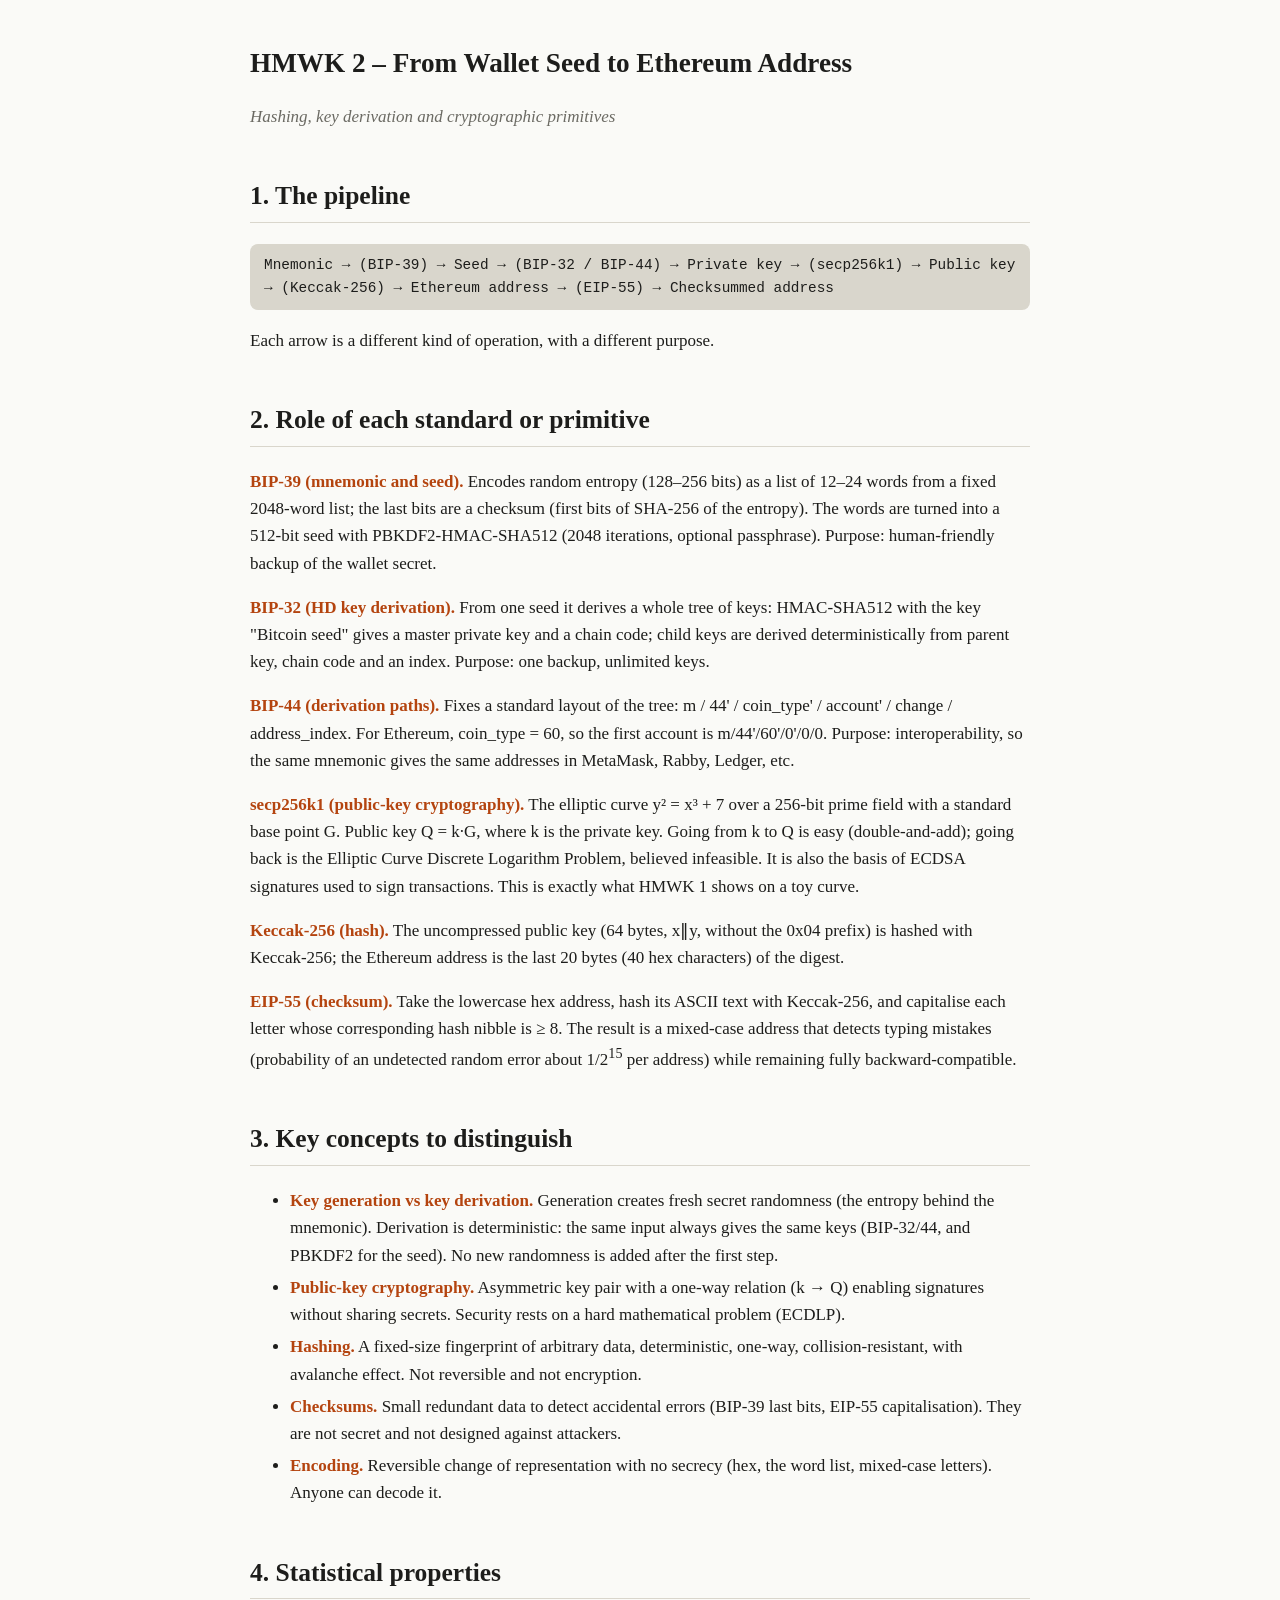
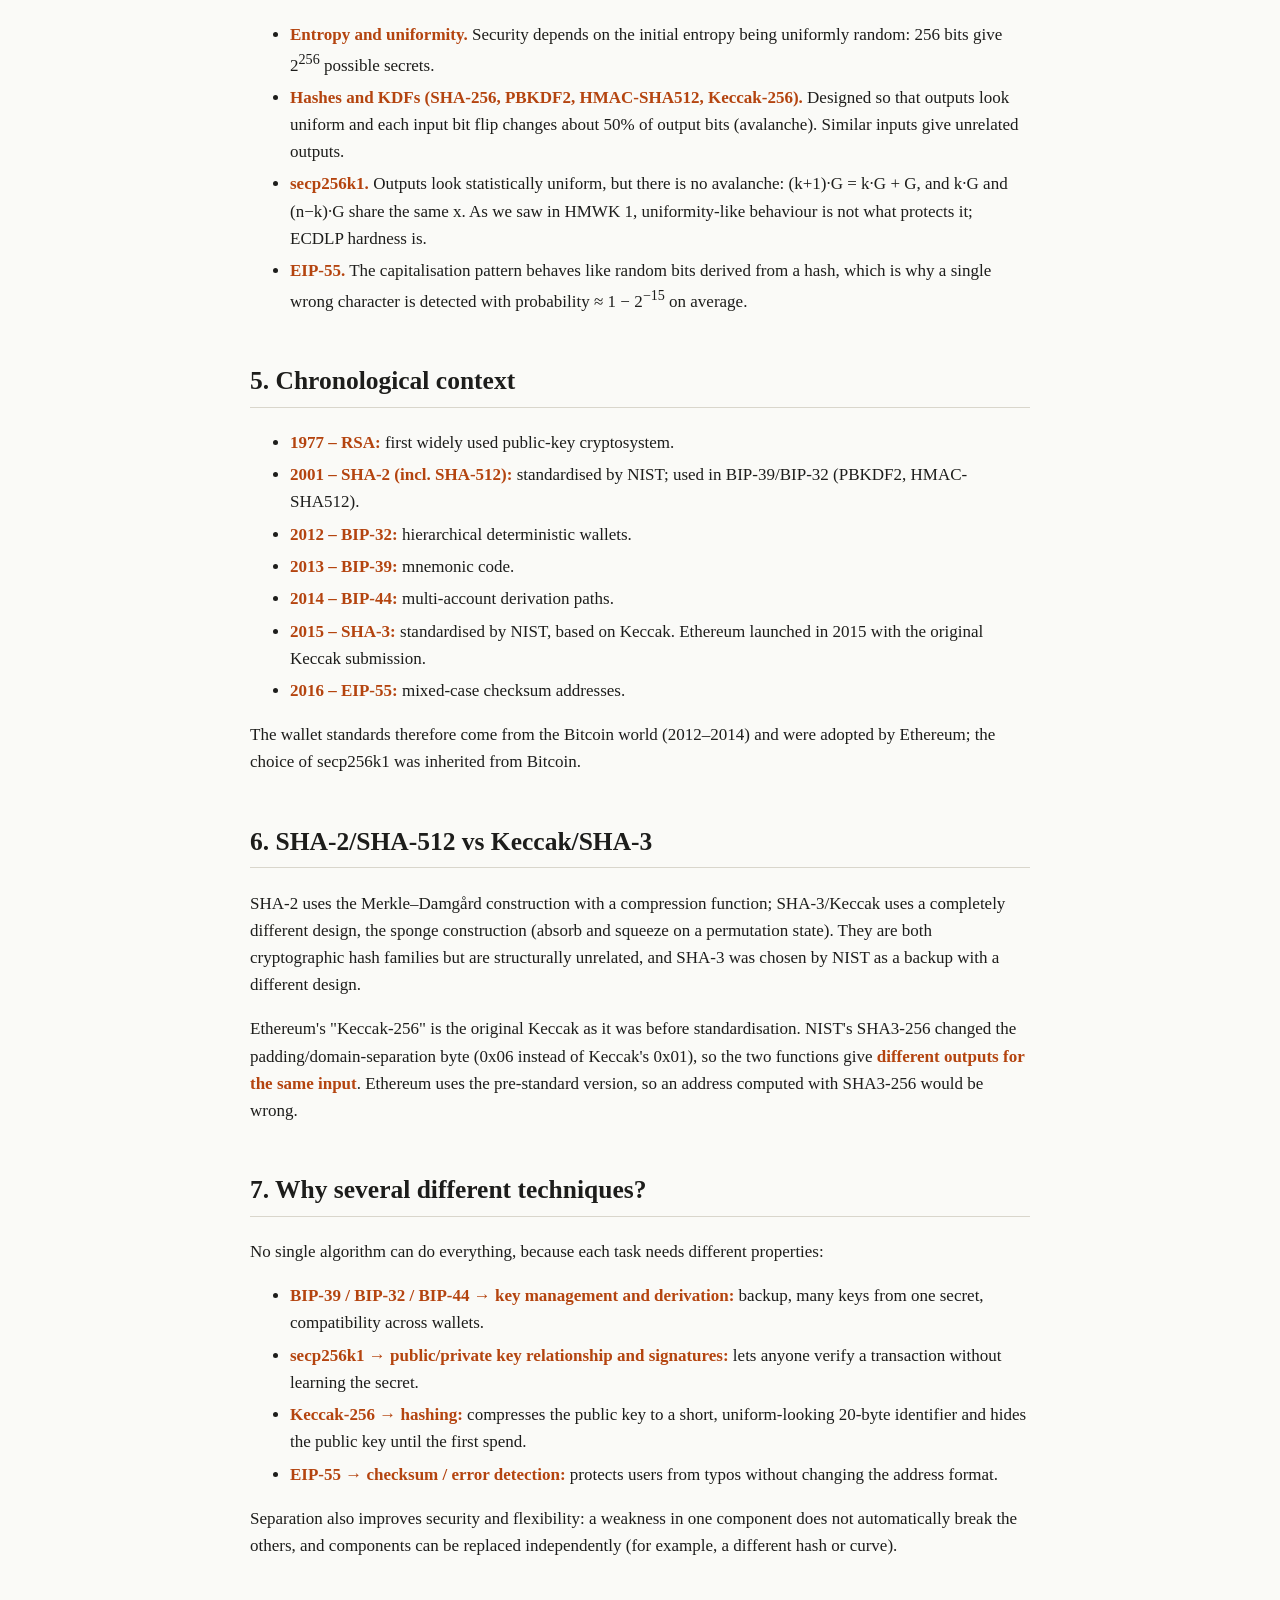
<file: hw-2/index.html>
<!DOCTYPE html>
<html lang="en">
<head>
<meta charset="utf-8">
<meta name="viewport" content="width=device-width, initial-scale=1">
<title>HMWK 2 – From Wallet Seed to Ethereum Address</title>
<link rel="stylesheet" href="style.css">
</head>
<body>
<main>
<h1>HMWK 2 – From Wallet Seed to Ethereum Address</h1>
<p class="mut"><i>Hashing, key derivation and cryptographic primitives</i></p>

<h2>1. The pipeline</h2>
<p class="pipe">Mnemonic → (BIP-39) → Seed → (BIP-32 / BIP-44) → Private key → (secp256k1) → Public key → (Keccak-256) → Ethereum address → (EIP-55) → Checksummed address</p>
<p>Each arrow is a different kind of operation, with a different purpose.</p>

<h2>2. Role of each standard or primitive</h2>
<p><b>BIP-39 (mnemonic and seed).</b> Encodes random entropy (128–256 bits) as a list of 12–24 words from a fixed 2048-word list; the last bits are a checksum (first bits of SHA-256 of the entropy). The words are turned into a 512-bit seed with PBKDF2-HMAC-SHA512 (2048 iterations, optional passphrase). Purpose: human-friendly backup of the wallet secret.</p>
<p><b>BIP-32 (HD key derivation).</b> From one seed it derives a whole tree of keys: HMAC-SHA512 with the key "Bitcoin seed" gives a master private key and a chain code; child keys are derived deterministically from parent key, chain code and an index. Purpose: one backup, unlimited keys.</p>
<p><b>BIP-44 (derivation paths).</b> Fixes a standard layout of the tree: m / 44' / coin_type' / account' / change / address_index. For Ethereum, coin_type = 60, so the first account is m/44'/60'/0'/0/0. Purpose: interoperability, so the same mnemonic gives the same addresses in MetaMask, Rabby, Ledger, etc.</p>
<p><b>secp256k1 (public-key cryptography).</b> The elliptic curve y² = x³ + 7 over a 256-bit prime field with a standard base point G. Public key Q = k·G, where k is the private key. Going from k to Q is easy (double-and-add); going back is the Elliptic Curve Discrete Logarithm Problem, believed infeasible. It is also the basis of ECDSA signatures used to sign transactions. This is exactly what HMWK 1 shows on a toy curve.</p>
<p><b>Keccak-256 (hash).</b> The uncompressed public key (64 bytes, x‖y, without the 0x04 prefix) is hashed with Keccak-256; the Ethereum address is the last 20 bytes (40 hex characters) of the digest.</p>
<p><b>EIP-55 (checksum).</b> Take the lowercase hex address, hash its ASCII text with Keccak-256, and capitalise each letter whose corresponding hash nibble is ≥ 8. The result is a mixed-case address that detects typing mistakes (probability of an undetected random error about 1/2<sup>15</sup> per address) while remaining fully backward-compatible.</p>

<h2>3. Key concepts to distinguish</h2>
<ul>
<li><b>Key generation vs key derivation.</b> Generation creates fresh secret randomness (the entropy behind the mnemonic). Derivation is deterministic: the same input always gives the same keys (BIP-32/44, and PBKDF2 for the seed). No new randomness is added after the first step.</li>
<li><b>Public-key cryptography.</b> Asymmetric key pair with a one-way relation (k → Q) enabling signatures without sharing secrets. Security rests on a hard mathematical problem (ECDLP).</li>
<li><b>Hashing.</b> A fixed-size fingerprint of arbitrary data, deterministic, one-way, collision-resistant, with avalanche effect. Not reversible and not encryption.</li>
<li><b>Checksums.</b> Small redundant data to detect accidental errors (BIP-39 last bits, EIP-55 capitalisation). They are not secret and not designed against attackers.</li>
<li><b>Encoding.</b> Reversible change of representation with no secrecy (hex, the word list, mixed-case letters). Anyone can decode it.</li>
</ul>

<h2>4. Statistical properties</h2>
<ul>
<li><b>Entropy and uniformity.</b> Security depends on the initial entropy being uniformly random: 256 bits give 2<sup>256</sup> possible secrets.</li>
<li><b>Hashes and KDFs (SHA-256, PBKDF2, HMAC-SHA512, Keccak-256).</b> Designed so that outputs look uniform and each input bit flip changes about 50% of output bits (avalanche). Similar inputs give unrelated outputs.</li>
<li><b>secp256k1.</b> Outputs look statistically uniform, but there is no avalanche: (k+1)·G = k·G + G, and k·G and (n−k)·G share the same x. As we saw in HMWK 1, uniformity-like behaviour is not what protects it; ECDLP hardness is.</li>
<li><b>EIP-55.</b> The capitalisation pattern behaves like random bits derived from a hash, which is why a single wrong character is detected with probability ≈ 1 − 2<sup>−15</sup> on average.</li>
</ul>

<h2>5. Chronological context</h2>
<ul>
<li><b>1977 – RSA:</b> first widely used public-key cryptosystem.</li>
<li><b>2001 – SHA-2 (incl. SHA-512):</b> standardised by NIST; used in BIP-39/BIP-32 (PBKDF2, HMAC-SHA512).</li>
<li><b>2012 – BIP-32:</b> hierarchical deterministic wallets.</li>
<li><b>2013 – BIP-39:</b> mnemonic code.</li>
<li><b>2014 – BIP-44:</b> multi-account derivation paths.</li>
<li><b>2015 – SHA-3:</b> standardised by NIST, based on Keccak. Ethereum launched in 2015 with the original Keccak submission.</li>
<li><b>2016 – EIP-55:</b> mixed-case checksum addresses.</li>
</ul>
<p>The wallet standards therefore come from the Bitcoin world (2012–2014) and were adopted by Ethereum; the choice of secp256k1 was inherited from Bitcoin.</p>

<h2>6. SHA-2/SHA-512 vs Keccak/SHA-3</h2>
<p>SHA-2 uses the Merkle–Damgård construction with a compression function; SHA-3/Keccak uses a completely different design, the sponge construction (absorb and squeeze on a permutation state). They are both cryptographic hash families but are structurally unrelated, and SHA-3 was chosen by NIST as a backup with a different design.</p>
<p>Ethereum's "Keccak-256" is the original Keccak as it was before standardisation. NIST's SHA3-256 changed the padding/domain-separation byte (0x06 instead of Keccak's 0x01), so the two functions give <b>different outputs for the same input</b>. Ethereum uses the pre-standard version, so an address computed with SHA3-256 would be wrong.</p>

<h2>7. Why several different techniques?</h2>
<p>No single algorithm can do everything, because each task needs different properties:</p>
<ul>
<li><b>BIP-39 / BIP-32 / BIP-44 → key management and derivation:</b> backup, many keys from one secret, compatibility across wallets.</li>
<li><b>secp256k1 → public/private key relationship and signatures:</b> lets anyone verify a transaction without learning the secret.</li>
<li><b>Keccak-256 → hashing:</b> compresses the public key to a short, uniform-looking 20-byte identifier and hides the public key until the first spend.</li>
<li><b>EIP-55 → checksum / error detection:</b> protects users from typos without changing the address format.</li>
</ul>
<p>Separation also improves security and flexibility: a weakness in one component does not automatically break the others, and components can be replaced independently (for example, a different hash or curve).</p>

</main>
</body>
</html>
</file>
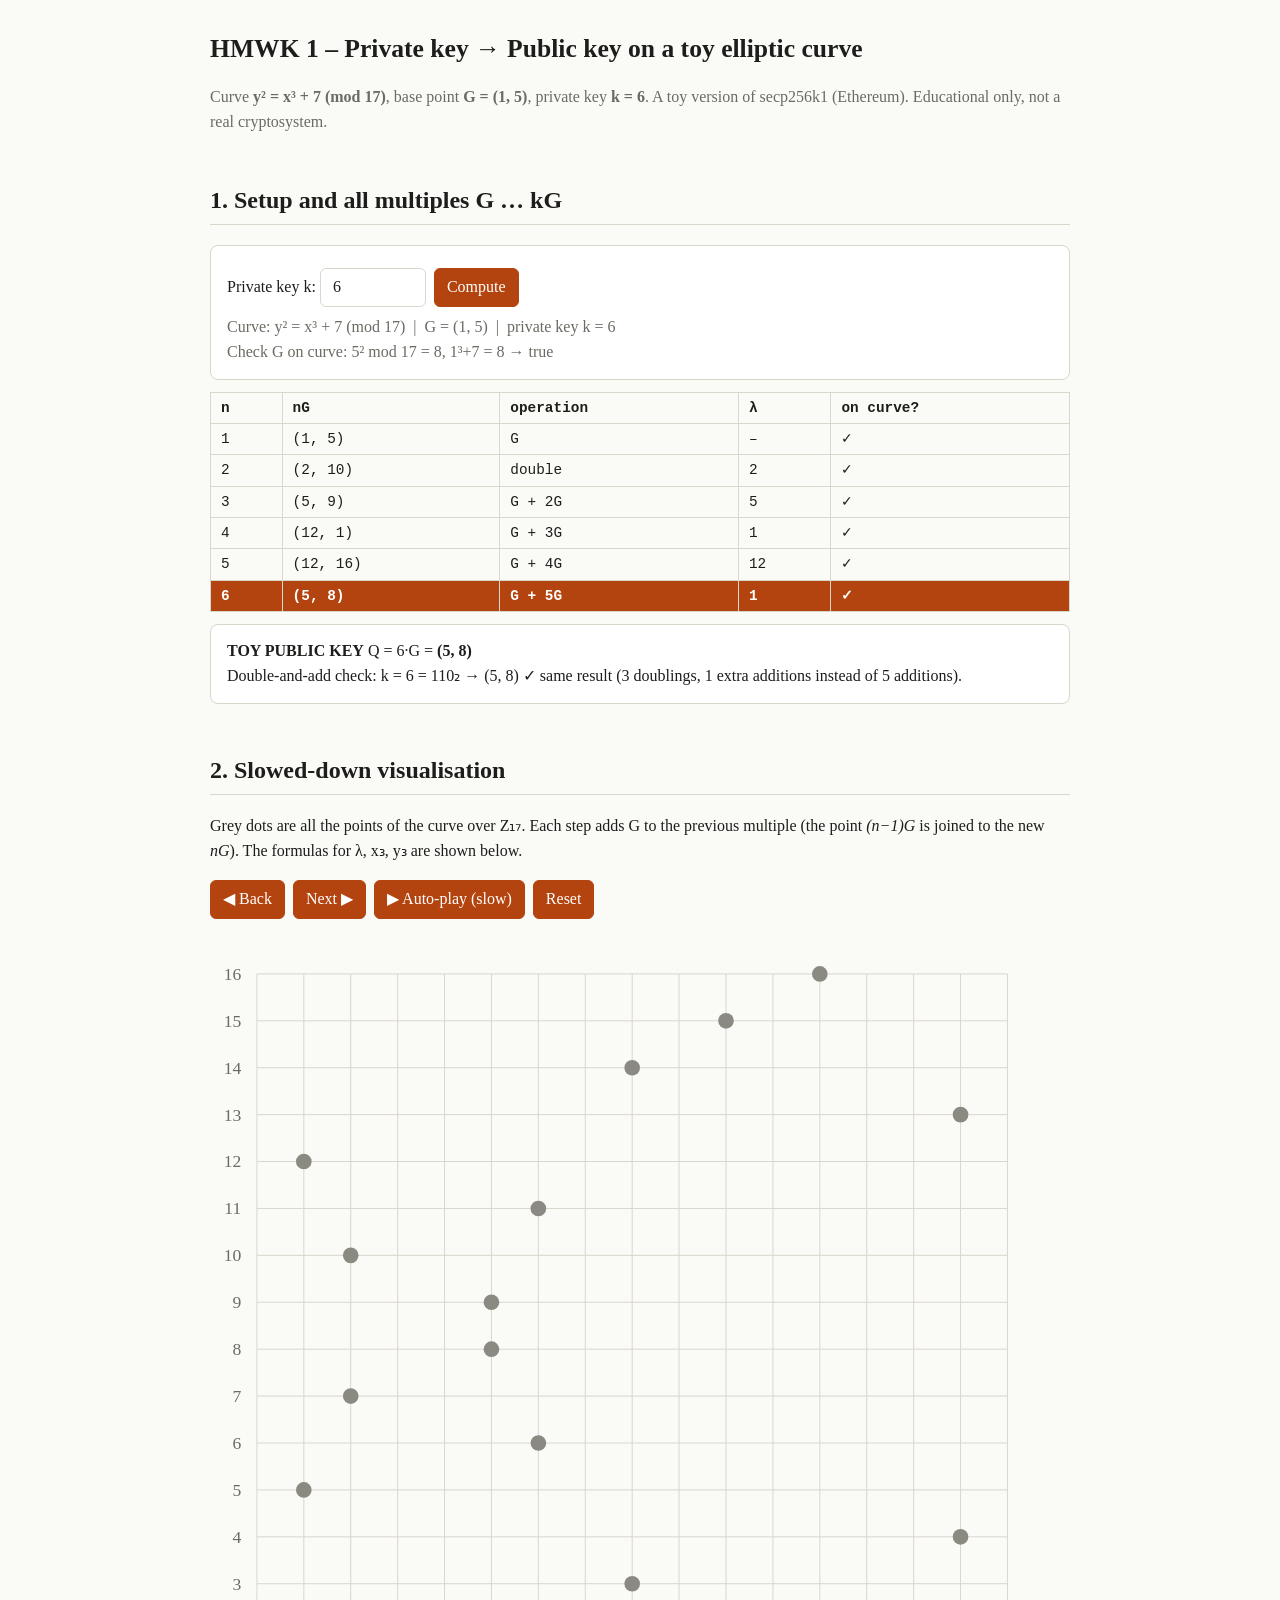
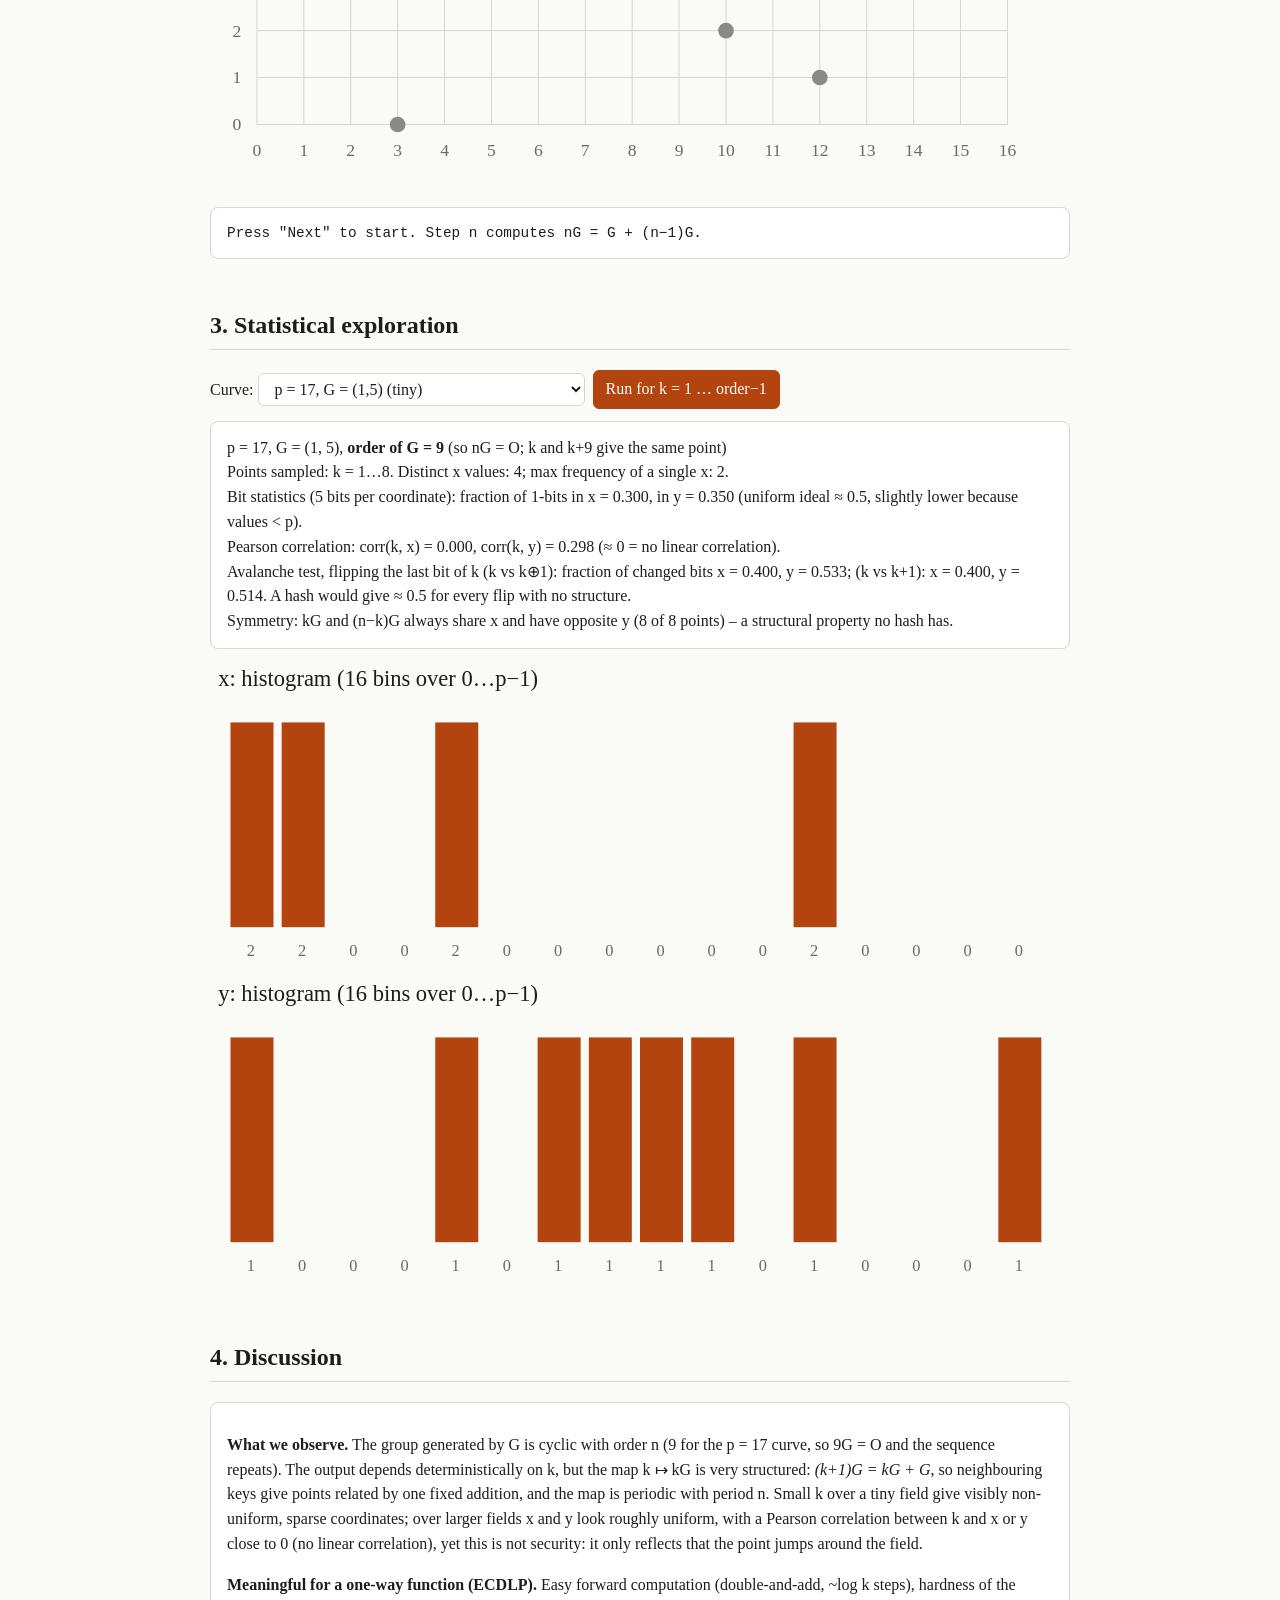
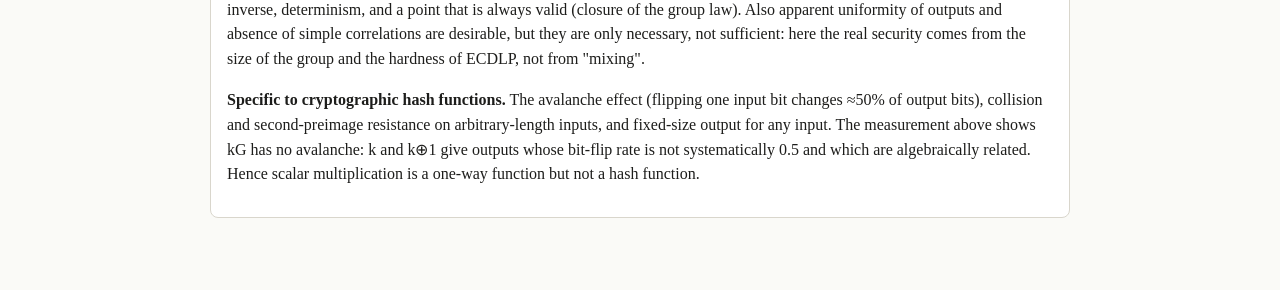
<file: hw1/index.html>
<!DOCTYPE html>
<html lang="en">

<head>
  <meta charset="utf-8">
  <meta name="viewport" content="width=device-width, initial-scale=1, viewport-fit=cover">
  <title>HMWK 1 – Toy Elliptic Curve: Private Key → Public Key</title>
  <link rel="stylesheet" href="style.css">
</head>

<body>
  <main>
    <h1>HMWK 1 – Private key → Public key on a toy elliptic curve</h1>
    <p class="mut">
      Curve <b>y² = x³ + 7 (mod 17)</b>, base point <b>G = (1, 5)</b>, private key <b>k = 6</b>.
      A toy version of secp256k1 (Ethereum). Educational only, not a real cryptosystem.
    </p>

    <!-- ===================== 1. Setup ===================== -->
    <h2>1. Setup and all multiples G … kG</h2>
    <div class="card">
      <div class="row">
        <label>
          Private key k:
          <input id="kIn" class="k-input" type="number" min="1" max="60" value="6">
        </label>
        <button id="calc">Compute</button>
      </div>
      <div id="setup" class="mut"></div>
    </div>
    <div class="scroll">
      <table id="tbl"></table>
    </div>
    <div class="card" id="fast"></div>

    <!-- ===================== 2. Visualisation ===================== -->
    <h2>2. Slowed-down visualisation</h2>
    <p>
      Grey dots are all the points of the curve over Z₁₇. Each step adds G to the previous multiple
      (the point <i>(n−1)G</i> is joined to the new <i>nG</i>). The formulas for λ, x₃, y₃ are shown below.
    </p>
    <div class="row">
      <button id="prev">◀ Back</button>
      <button id="next">Next ▶</button>
      <button id="play">▶ Auto-play (slow)</button>
      <button id="reset">Reset</button>
    </div>
    <svg id="plot" viewBox="0 0 440 440" role="img" aria-label="Points of the toy curve"></svg>
    <div class="card">
      <pre id="explain" class="explain"></pre>
    </div>

    <!-- ===================== 3. Statistics ===================== -->
    <h2>3. Statistical exploration</h2>
    <div class="row">
      <label>
        Curve:
        <select id="curveSel">
          <option value="17">p = 17, G = (1,5) (tiny)</option>
          <option value="10007">p = 10007, G = first valid point (bigger toy)</option>
        </select>
      </label>
      <button id="runStats">Run for k = 1 … order−1</button>
    </div>
    <div id="statsOut" class="card"></div>
    <svg id="histX" viewBox="0 0 420 150"></svg>
    <svg id="histY" viewBox="0 0 420 150"></svg>

    <!-- ===================== 4. Discussion ===================== -->
    <h2>4. Discussion</h2>
    <div class="card" id="disc">
      <p>
        <b>What we observe.</b> The group generated by G is cyclic with order n (9 for the p = 17 curve,
        so 9G = O and the sequence repeats). The output depends deterministically on k, but the map
        k ↦ kG is very structured: <i>(k+1)G = kG + G</i>, so neighbouring keys give points related by
        one fixed addition, and the map is periodic with period n. Small k over a tiny field give
        visibly non-uniform, sparse coordinates; over larger fields x and y look roughly uniform, with
        a Pearson correlation between k and x or y close to 0 (no linear correlation), yet this is not
        security: it only reflects that the point jumps around the field.
      </p>
      <p>
        <b>Meaningful for a one-way function (ECDLP).</b> Easy forward computation (double-and-add,
        ~log k steps), hardness of the inverse, determinism, and a point that is always valid (closure
        of the group law). Also apparent uniformity of outputs and absence of simple correlations are
        desirable, but they are only necessary, not sufficient: here the real security comes from the
        size of the group and the hardness of ECDLP, not from "mixing".
      </p>
      <p>
        <b>Specific to cryptographic hash functions.</b> The avalanche effect (flipping one input bit
        changes ≈50% of output bits), collision and second-preimage resistance on arbitrary-length
        inputs, and fixed-size output for any input. The measurement above shows kG has no avalanche:
        k and k⊕1 give outputs whose bit-flip rate is not systematically 0.5 and which are
        algebraically related. Hence scalar multiplication is a one-way function but not a hash function.
      </p>
    </div>
  </main>

  <script src="script.js"></script>
</body>

</html>
</file>
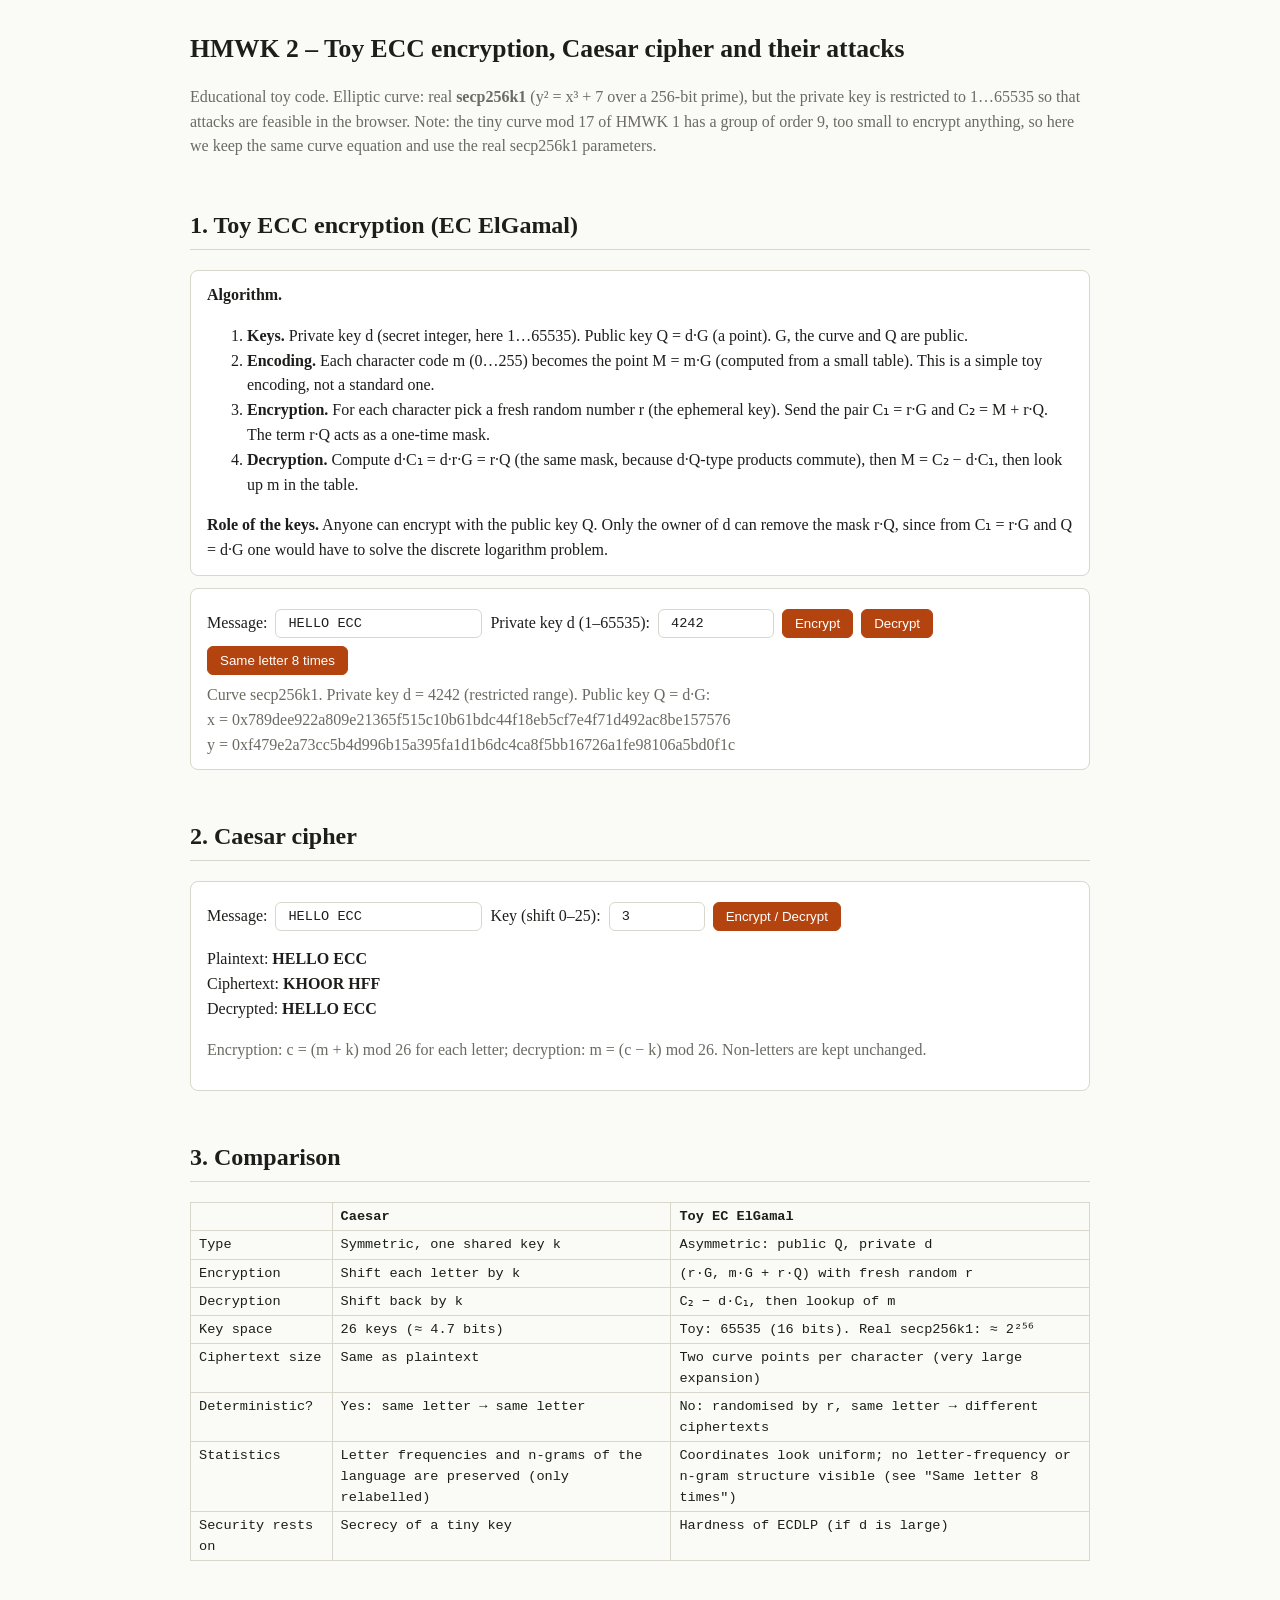
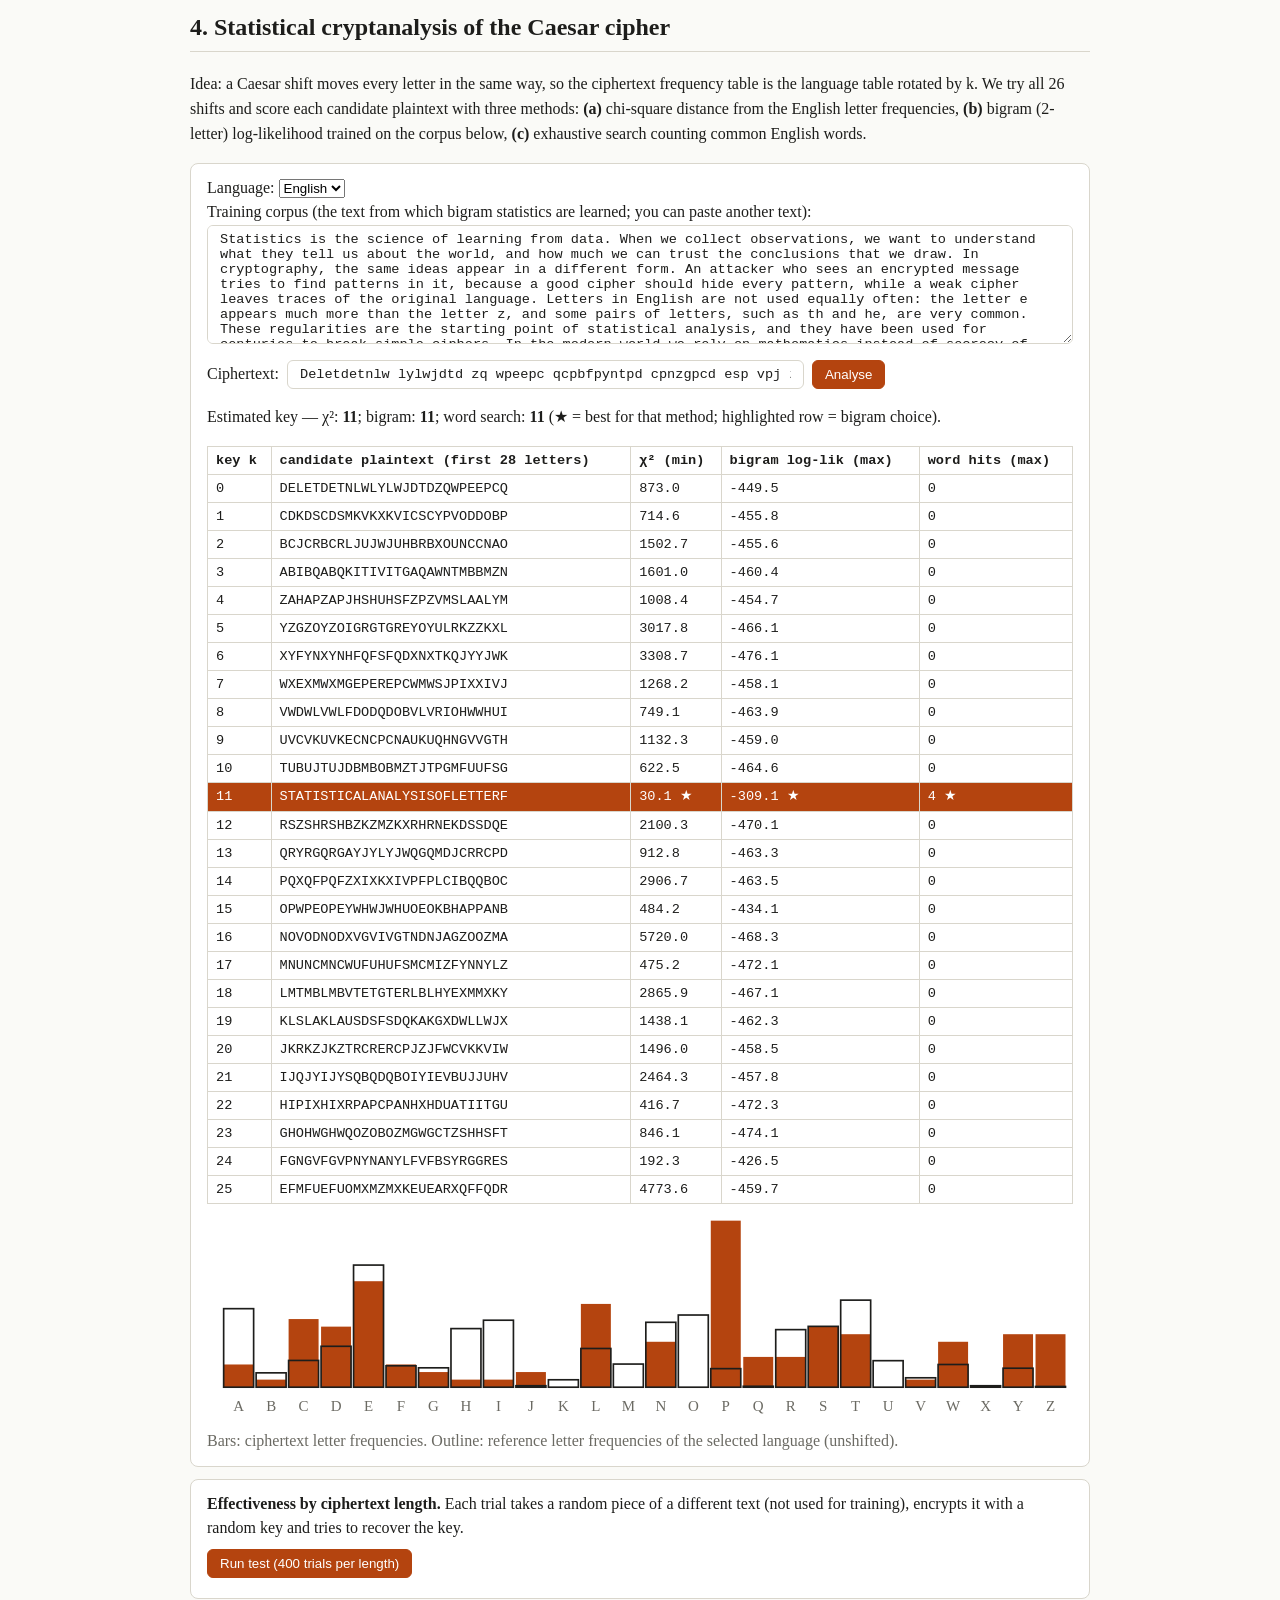
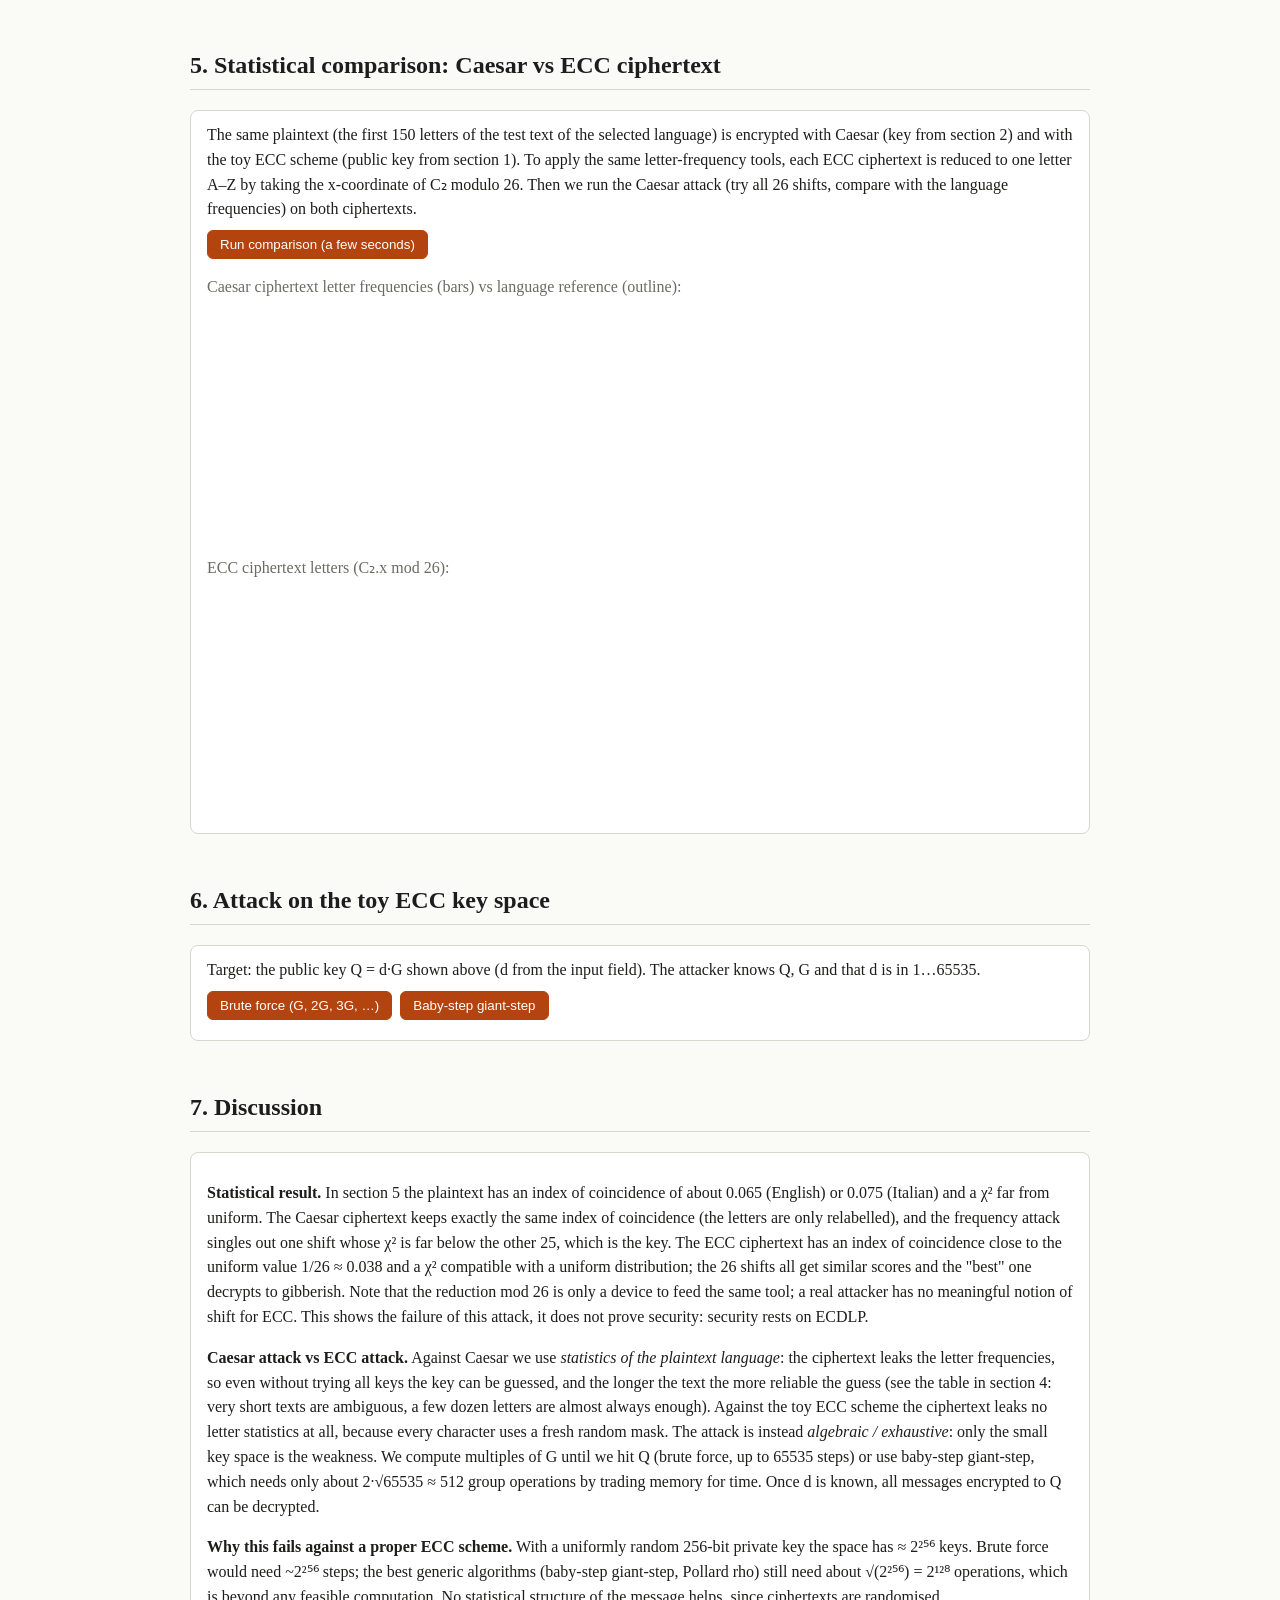
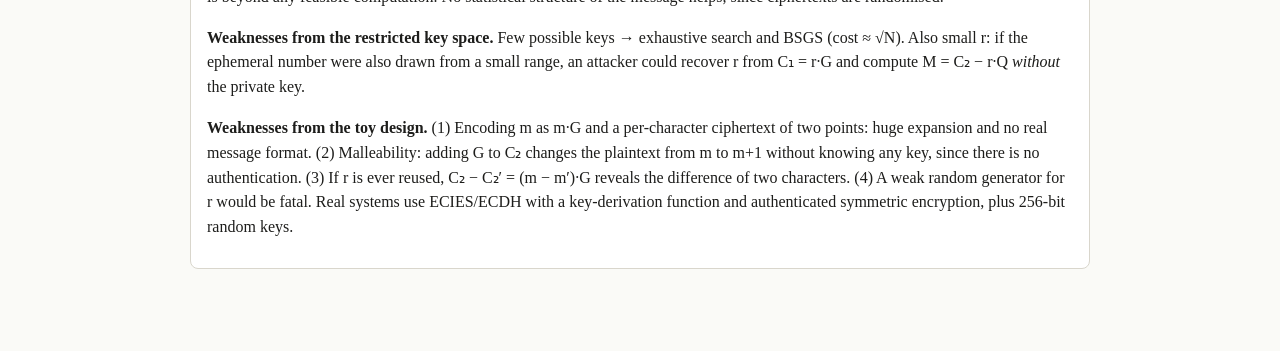
<file: hw2--/index.html>
<!DOCTYPE html>
<html lang="en">
<head>
<meta charset="utf-8">
<meta name="viewport" content="width=device-width, initial-scale=1, viewport-fit=cover">
<title>HMWK 2 – Toy ECC encryption, Caesar cipher and attacks</title>
<link rel="stylesheet" href="style.css">
</head>
<body>
<main>
<h1>HMWK 2 – Toy ECC encryption, Caesar cipher and their attacks</h1>
<p class="mut">Educational toy code. Elliptic curve: real <b>secp256k1</b> (y² = x³ + 7 over a 256-bit prime), but the private key is restricted to 1…65535 so that attacks are feasible in the browser. Note: the tiny curve mod 17 of HMWK 1 has a group of order 9, too small to encrypt anything, so here we keep the same curve equation and use the real secp256k1 parameters.</p>

<h2>1. Toy ECC encryption (EC ElGamal)</h2>
<div class="card">
<b>Algorithm.</b>
<ol>
<li><b>Keys.</b> Private key d (secret integer, here 1…65535). Public key Q = d·G (a point). G, the curve and Q are public.</li>
<li><b>Encoding.</b> Each character code m (0…255) becomes the point M = m·G (computed from a small table). This is a simple toy encoding, not a standard one.</li>
<li><b>Encryption.</b> For each character pick a fresh random number r (the ephemeral key). Send the pair C₁ = r·G and C₂ = M + r·Q. The term r·Q acts as a one-time mask.</li>
<li><b>Decryption.</b> Compute d·C₁ = d·r·G = r·Q (the same mask, because d·Q-type products commute), then M = C₂ − d·C₁, then look up m in the table.</li>
</ol>
<b>Role of the keys.</b> Anyone can encrypt with the public key Q. Only the owner of d can remove the mask r·Q, since from C₁ = r·G and Q = d·G one would have to solve the discrete logarithm problem.
</div>
<div class="card">
<div class="row">Message: <input id="msg" value="HELLO ECC" size="22"> Private key d (1–65535): <input id="d" type="number" min="1" max="65535" value="4242" style="width:90px">
<button id="enc">Encrypt</button><button id="dec">Decrypt</button><button id="demoA">Same letter 8 times</button></div>
<div id="eccInfo" class="mut" style="word-break:break-all"></div>
<div class="scroll"><table id="eccTbl"></table></div>
<div id="eccOut"></div>
</div>

<h2>2. Caesar cipher</h2>
<div class="card">
<div class="row">Message: <input id="cmsg" value="HELLO ECC" size="22"> Key (shift 0–25): <input id="ck" type="number" min="0" max="25" value="3" style="width:70px"><button id="cgo">Encrypt / Decrypt</button></div>
<div id="cOut"></div>
<p class="mut">Encryption: c = (m + k) mod 26 for each letter; decryption: m = (c − k) mod 26. Non-letters are kept unchanged.</p>
</div>

<h2>3. Comparison</h2>
<div class="scroll"><table>
<tr><th></th><th>Caesar</th><th>Toy EC ElGamal</th></tr>
<tr><td>Type</td><td>Symmetric, one shared key k</td><td>Asymmetric: public Q, private d</td></tr>
<tr><td>Encryption</td><td>Shift each letter by k</td><td>(r·G, m·G + r·Q) with fresh random r</td></tr>
<tr><td>Decryption</td><td>Shift back by k</td><td>C₂ − d·C₁, then lookup of m</td></tr>
<tr><td>Key space</td><td>26 keys (≈ 4.7 bits)</td><td>Toy: 65535 (16 bits). Real secp256k1: ≈ 2²⁵⁶</td></tr>
<tr><td>Ciphertext size</td><td>Same as plaintext</td><td>Two curve points per character (very large expansion)</td></tr>
<tr><td>Deterministic?</td><td>Yes: same letter → same letter</td><td>No: randomised by r, same letter → different ciphertexts</td></tr>
<tr><td>Statistics</td><td>Letter frequencies and n-grams of the language are preserved (only relabelled)</td><td>Coordinates look uniform; no letter-frequency or n-gram structure visible (see "Same letter 8 times")</td></tr>
<tr><td>Security rests on</td><td>Secrecy of a tiny key</td><td>Hardness of ECDLP (if d is large)</td></tr>
</table></div>

<h2>4. Statistical cryptanalysis of the Caesar cipher</h2>
<p>Idea: a Caesar shift moves every letter in the same way, so the ciphertext frequency table is the language table rotated by k. We try all 26 shifts and score each candidate plaintext with three methods: <b>(a)</b> chi-square distance from the English letter frequencies, <b>(b)</b> bigram (2-letter) log-likelihood trained on the corpus below, <b>(c)</b> exhaustive search counting common English words.</p>
<div class="card">
Language: <select id="lang"><option value="en">English</option><option value="it">Italian</option></select><br>Training corpus (the text from which bigram statistics are learned; you can paste another text):
<textarea id="corpus" rows="7"></textarea>
<div class="row">Ciphertext: <input id="cipher" size="60"><button id="an">Analyse</button></div>
<div id="anOut"></div>
<svg id="freq" viewBox="0 0 520 130"></svg>
<div class="mut">Bars: ciphertext letter frequencies. Outline: reference letter frequencies of the selected language (unshifted).</div>
</div>
<div class="card">
<b>Effectiveness by ciphertext length.</b> Each trial takes a random piece of a different text (not used for training), encrypts it with a random key and tries to recover the key.
<div class="row"><button id="test">Run test (400 trials per length)</button></div>
<div class="scroll"><table id="testTbl"></table></div>
<div id="testNote" class="mut"></div>
</div>

<h2>5. Statistical comparison: Caesar vs ECC ciphertext</h2>
<div class="card">
The same plaintext (the first 150 letters of the test text of the selected language) is encrypted with Caesar (key from section 2) and with the toy ECC scheme (public key from section 1). To apply the same letter-frequency tools, each ECC ciphertext is reduced to one letter A–Z by taking the x-coordinate of C₂ modulo 26. Then we run the Caesar attack (try all 26 shifts, compare with the language frequencies) on both ciphertexts.
<div class="row"><button id="cmp">Run comparison (a few seconds)</button></div>
<div id="cmpOut"></div>
<p class="mut">Caesar ciphertext letter frequencies (bars) vs language reference (outline):</p>
<svg id="freqC" viewBox="0 0 520 130"></svg>
<p class="mut">ECC ciphertext letters (C₂.x mod 26):</p>
<svg id="freqE" viewBox="0 0 520 130"></svg>
</div>

<h2>6. Attack on the toy ECC key space</h2>
<div class="card">
Target: the public key Q = d·G shown above (d from the input field). The attacker knows Q, G and that d is in 1…65535.
<div class="row"><button id="bf">Brute force (G, 2G, 3G, …)</button><button id="bsgs">Baby-step giant-step</button></div>
<div id="atkOut"></div>
</div>

<h2>7. Discussion</h2>
<div class="card">
<p><b>Statistical result.</b> In section 5 the plaintext has an index of coincidence of about 0.065 (English) or 0.075 (Italian) and a χ² far from uniform. The Caesar ciphertext keeps exactly the same index of coincidence (the letters are only relabelled), and the frequency attack singles out one shift whose χ² is far below the other 25, which is the key. The ECC ciphertext has an index of coincidence close to the uniform value 1/26 ≈ 0.038 and a χ² compatible with a uniform distribution; the 26 shifts all get similar scores and the "best" one decrypts to gibberish. Note that the reduction mod 26 is only a device to feed the same tool; a real attacker has no meaningful notion of shift for ECC. This shows the failure of this attack, it does not prove security: security rests on ECDLP.</p>
<p><b>Caesar attack vs ECC attack.</b> Against Caesar we use <i>statistics of the plaintext language</i>: the ciphertext leaks the letter frequencies, so even without trying all keys the key can be guessed, and the longer the text the more reliable the guess (see the table in section 4: very short texts are ambiguous, a few dozen letters are almost always enough). Against the toy ECC scheme the ciphertext leaks no letter statistics at all, because every character uses a fresh random mask. The attack is instead <i>algebraic / exhaustive</i>: only the small key space is the weakness. We compute multiples of G until we hit Q (brute force, up to 65535 steps) or use baby-step giant-step, which needs only about 2·√65535 ≈ 512 group operations by trading memory for time. Once d is known, all messages encrypted to Q can be decrypted.</p>
<p><b>Why this fails against a proper ECC scheme.</b> With a uniformly random 256-bit private key the space has ≈ 2²⁵⁶ keys. Brute force would need ~2²⁵⁶ steps; the best generic algorithms (baby-step giant-step, Pollard rho) still need about √(2²⁵⁶) = 2¹²⁸ operations, which is beyond any feasible computation. No statistical structure of the message helps, since ciphertexts are randomised.</p>
<p><b>Weaknesses from the restricted key space.</b> Few possible keys → exhaustive search and BSGS (cost ≈ √N). Also small r: if the ephemeral number were also drawn from a small range, an attacker could recover r from C₁ = r·G and compute M = C₂ − r·Q <i>without</i> the private key.</p>
<p><b>Weaknesses from the toy design.</b> (1) Encoding m as m·G and a per-character ciphertext of two points: huge expansion and no real message format. (2) Malleability: adding G to C₂ changes the plaintext from m to m+1 without knowing any key, since there is no authentication. (3) If r is ever reused, C₂ − C₂′ = (m − m′)·G reveals the difference of two characters. (4) A weak random generator for r would be fatal. Real systems use ECIES/ECDH with a key-derivation function and authenticated symmetric encryption, plus 256-bit random keys.</p>
</div>
</main>

<script src="script.js"></script>
</body>
</html>
</file>
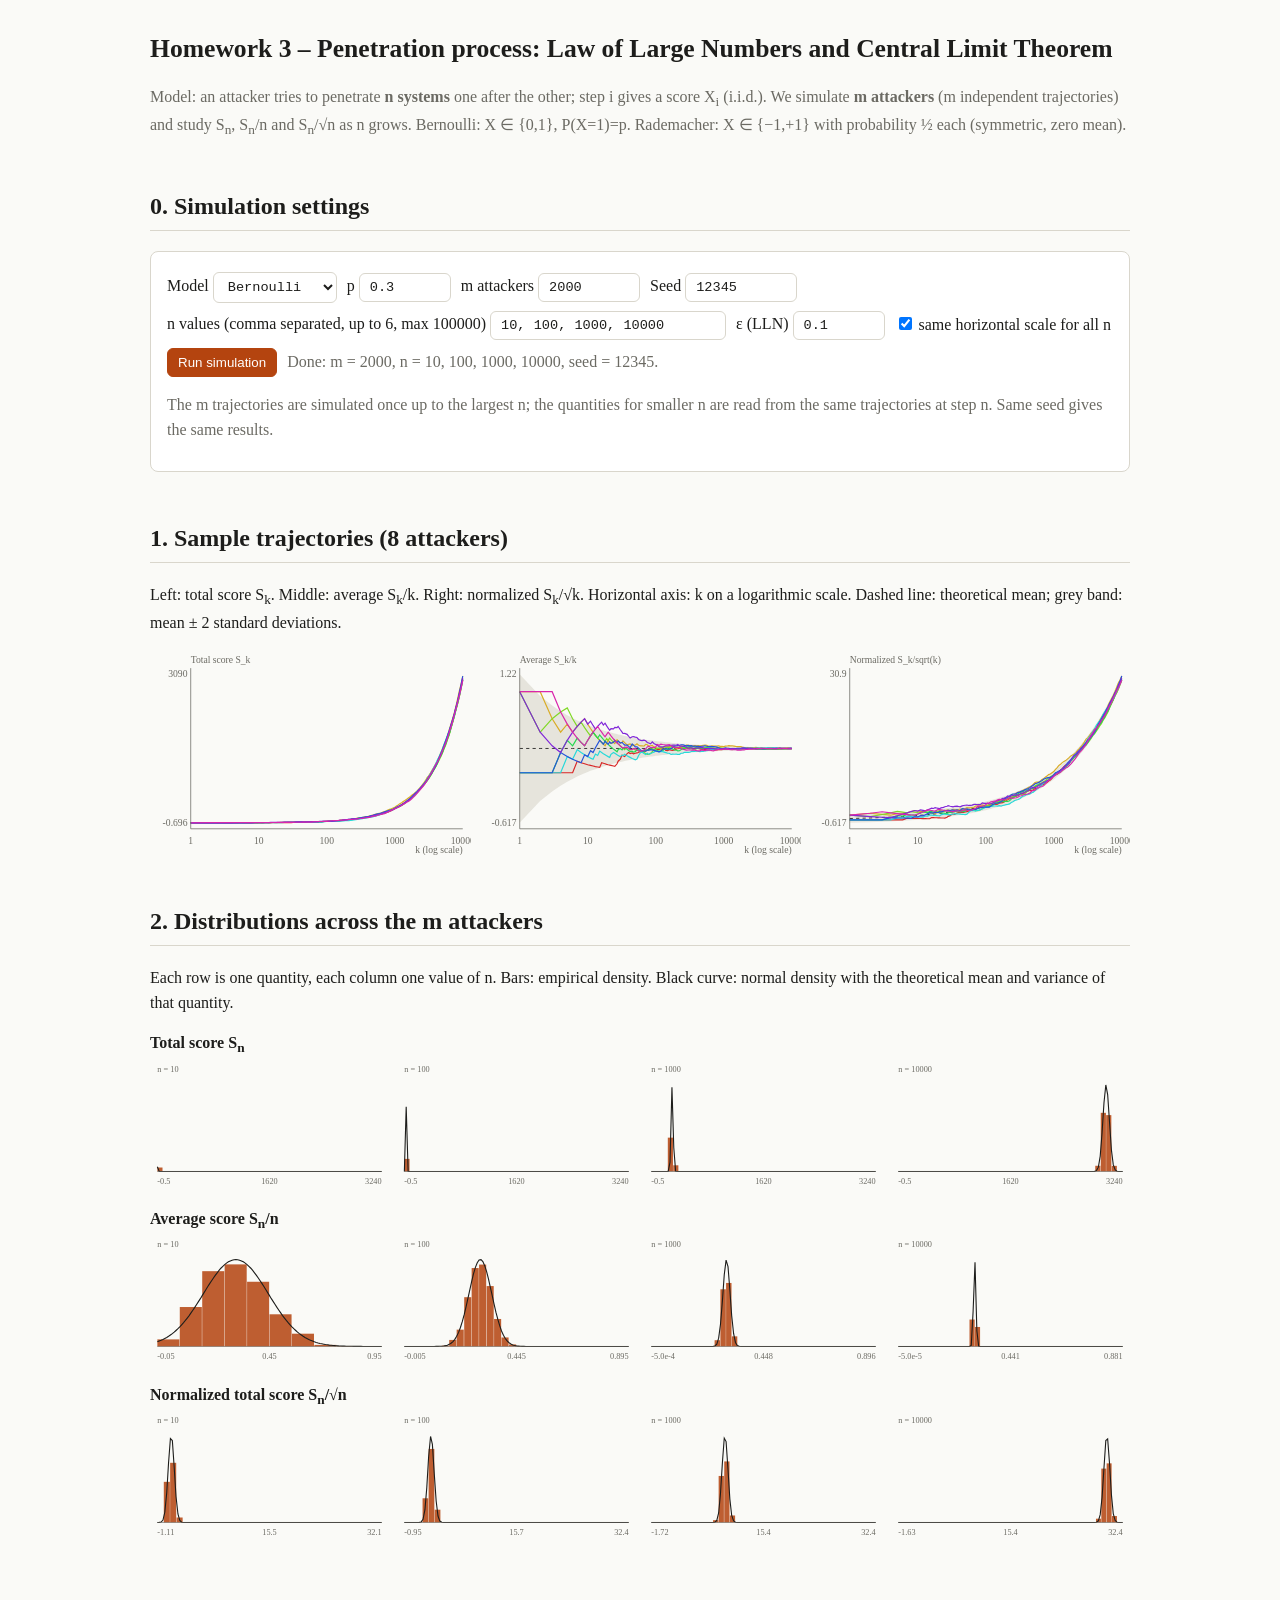
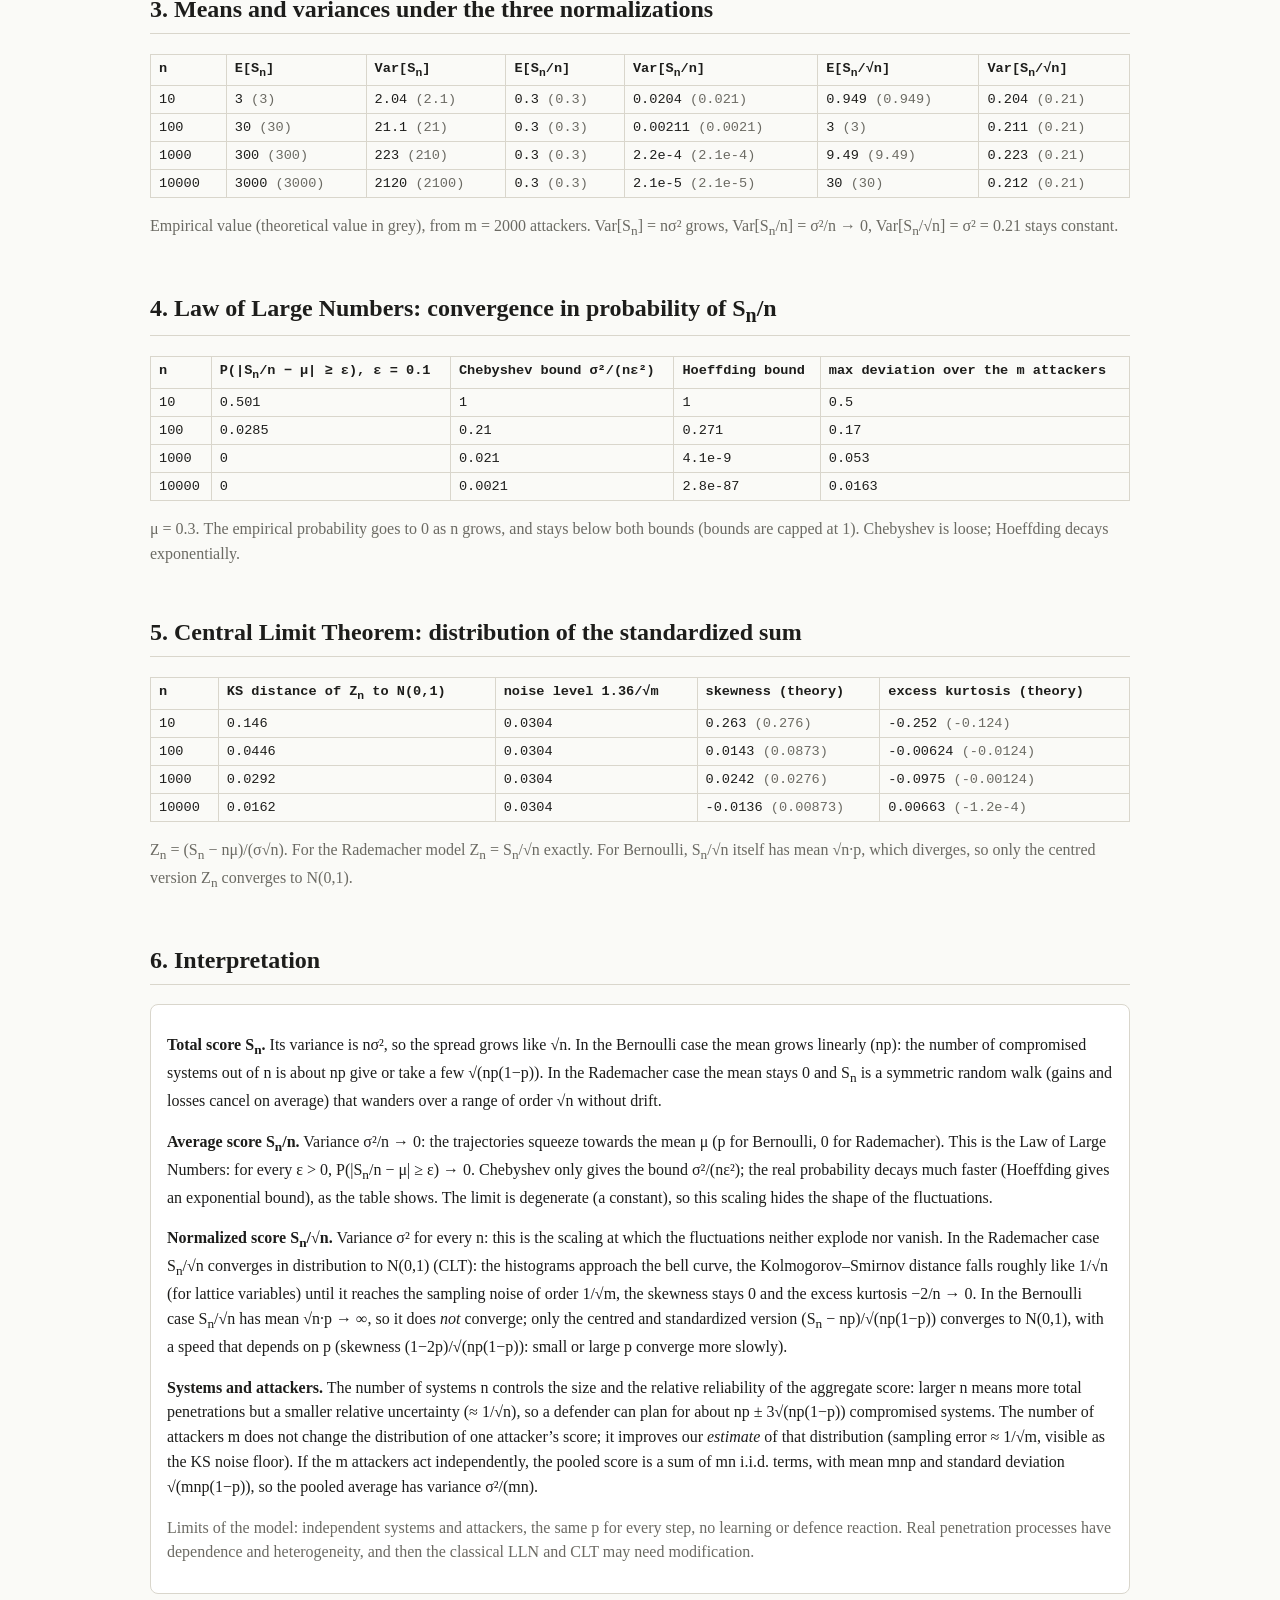
<file: hw3/index.html>
<!DOCTYPE html>
<html lang="en">
<head>
  <meta charset="utf-8">
  <meta name="viewport" content="width=device-width, initial-scale=1, viewport-fit=cover">
  <title>Homework 3 – Penetration scores: LLN and CLT</title>
  <link rel="stylesheet" href="style.css">
</head>
<body>
<main>
  <h1>Homework 3 – Penetration process: Law of Large Numbers and Central Limit Theorem</h1>
  <p class="mut">
    Model: an attacker tries to penetrate <b>n systems</b> one after the other; step i gives a score X<sub>i</sub>
    (i.i.d.). We simulate <b>m attackers</b> (m independent trajectories) and study S<sub>n</sub>,
    S<sub>n</sub>/n and S<sub>n</sub>/√n as n grows. Bernoulli: X ∈ {0,1}, P(X=1)=p.
    Rademacher: X ∈ {−1,+1} with probability ½ each (symmetric, zero mean).
  </p>

  <h2>0. Simulation settings</h2>
  <div class="card">
    <div class="row">
      <label>Model
        <select id="model">
          <option value="bernoulli">Bernoulli</option>
          <option value="rademacher">Rademacher</option>
        </select>
      </label>
      <label>p <input id="p" type="number" min="0.01" max="0.99" step="0.01" value="0.3" style="width:70px"></label>
      <label>m attackers <input id="m" type="number" min="100" max="5000" value="2000" style="width:80px"></label>
      <label>Seed <input id="seed" type="number" value="12345" style="width:90px"></label>
    </div>
    <div class="row">
      <label>n values (comma separated, up to 6, max 100000)
        <input id="ns" value="10, 100, 1000, 10000" size="26">
      </label>
      <label>ε (LLN) <input id="eps" type="number" min="0.001" max="1" step="0.01" value="0.1" style="width:70px"></label>
      <label><input id="shared" type="checkbox" checked> same horizontal scale for all n</label>
    </div>
    <div class="row"><button id="run">Run simulation</button><span id="status" class="mut"></span></div>
    <p class="mut">
      The m trajectories are simulated once up to the largest n; the quantities for smaller n are read from the same
      trajectories at step n. Same seed gives the same results.
    </p>
  </div>

  <h2>1. Sample trajectories (8 attackers)</h2>
  <p>
    Left: total score S<sub>k</sub>. Middle: average S<sub>k</sub>/k. Right: normalized S<sub>k</sub>/√k.
    Horizontal axis: k on a logarithmic scale. Dashed line: theoretical mean; grey band: mean ± 2 standard deviations.
  </p>
  <div class="grid" id="paths"></div>

  <h2>2. Distributions across the m attackers</h2>
  <p>
    Each row is one quantity, each column one value of n. Bars: empirical density. Black curve: normal density
    with the theoretical mean and variance of that quantity.
  </p>
  <h3>Total score S<sub>n</sub></h3>
  <div class="grid" id="hS"></div>
  <h3>Average score S<sub>n</sub>/n</h3>
  <div class="grid" id="hA"></div>
  <h3>Normalized total score S<sub>n</sub>/√n</h3>
  <div class="grid" id="hN"></div>

  <h2>3. Means and variances under the three normalizations</h2>
  <div class="scroll"><table id="tMom"></table></div>
  <p class="mut" id="nMom"></p>

  <h2>4. Law of Large Numbers: convergence in probability of S<sub>n</sub>/n</h2>
  <div class="scroll"><table id="tLLN"></table></div>
  <p class="mut" id="nLLN"></p>

  <h2>5. Central Limit Theorem: distribution of the standardized sum</h2>
  <div class="scroll"><table id="tCLT"></table></div>
  <p class="mut" id="nCLT"></p>

  <h2>6. Interpretation</h2>
  <div class="card">
    <p><b>Total score S<sub>n</sub>.</b> Its variance is nσ², so the spread grows like √n. In the Bernoulli case the mean
      grows linearly (np): the number of compromised systems out of n is about np give or take a few √(np(1−p)).
      In the Rademacher case the mean stays 0 and S<sub>n</sub> is a symmetric random walk (gains and losses cancel on average) that
      wanders over a range of order √n without drift.</p>
    <p><b>Average score S<sub>n</sub>/n.</b> Variance σ²/n → 0: the trajectories squeeze towards the mean μ (p for
      Bernoulli, 0 for Rademacher). This is the Law of Large Numbers: for every ε &gt; 0, P(|S<sub>n</sub>/n − μ| ≥ ε) → 0.
      Chebyshev only gives the bound σ²/(nε²); the real probability decays much faster (Hoeffding gives an exponential bound),
      as the table shows. The limit is degenerate (a constant), so this scaling hides the shape of the fluctuations.</p>
    <p><b>Normalized score S<sub>n</sub>/√n.</b> Variance σ² for every n: this is the scaling at which the fluctuations neither explode
      nor vanish. In the Rademacher case S<sub>n</sub>/√n converges in distribution to N(0,1) (CLT): the histograms approach the bell curve,
      the Kolmogorov–Smirnov distance falls roughly like 1/√n (for lattice variables) until it reaches the sampling noise of order
      1/√m, the skewness stays 0 and the excess kurtosis −2/n → 0. In the Bernoulli case S<sub>n</sub>/√n has mean √n·p → ∞, so it
      does <i>not</i> converge; only the centred and standardized version (S<sub>n</sub> − np)/√(np(1−p)) converges to N(0,1),
      with a speed that depends on p (skewness (1−2p)/√(np(1−p)): small or large p converge more slowly).</p>
    <p><b>Systems and attackers.</b> The number of systems n controls the size and the relative reliability of the aggregate
      score: larger n means more total penetrations but a smaller relative uncertainty (≈ 1/√n), so a defender can plan for about
      np ± 3√(np(1−p)) compromised systems. The number of attackers m does not change the distribution of one attacker’s score;
      it improves our <i>estimate</i> of that distribution (sampling error ≈ 1/√m, visible as the KS noise floor). If the m attackers act
      independently, the pooled score is a sum of mn i.i.d. terms, with mean mnp and standard deviation √(mnp(1−p)), so the pooled
      average has variance σ²/(mn).</p>
    <p class="mut">Limits of the model: independent systems and attackers, the same p for every step, no learning or defence reaction.
      Real penetration processes have dependence and heterogeneity, and then the classical LLN and CLT may need modification.</p>
  </div>
</main>
<script src="script.js"></script>
</body>
</html>
</file>
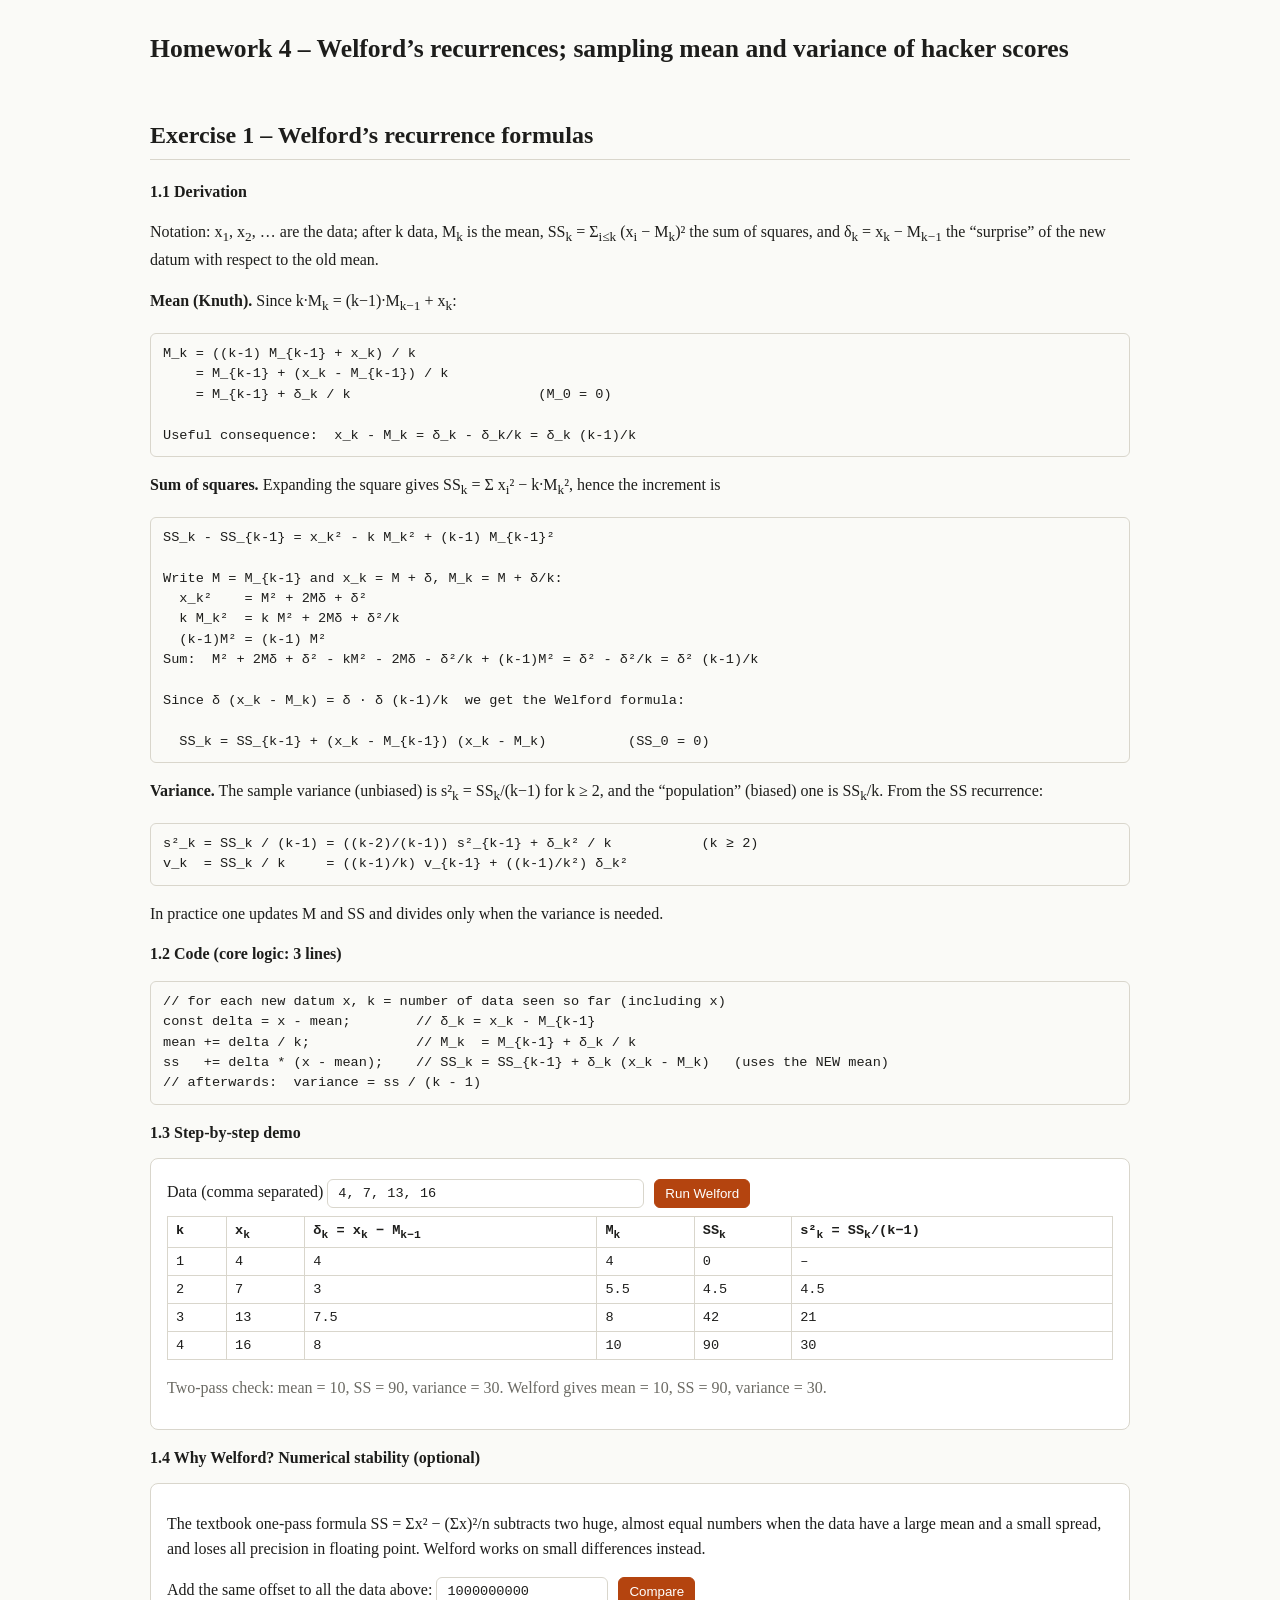
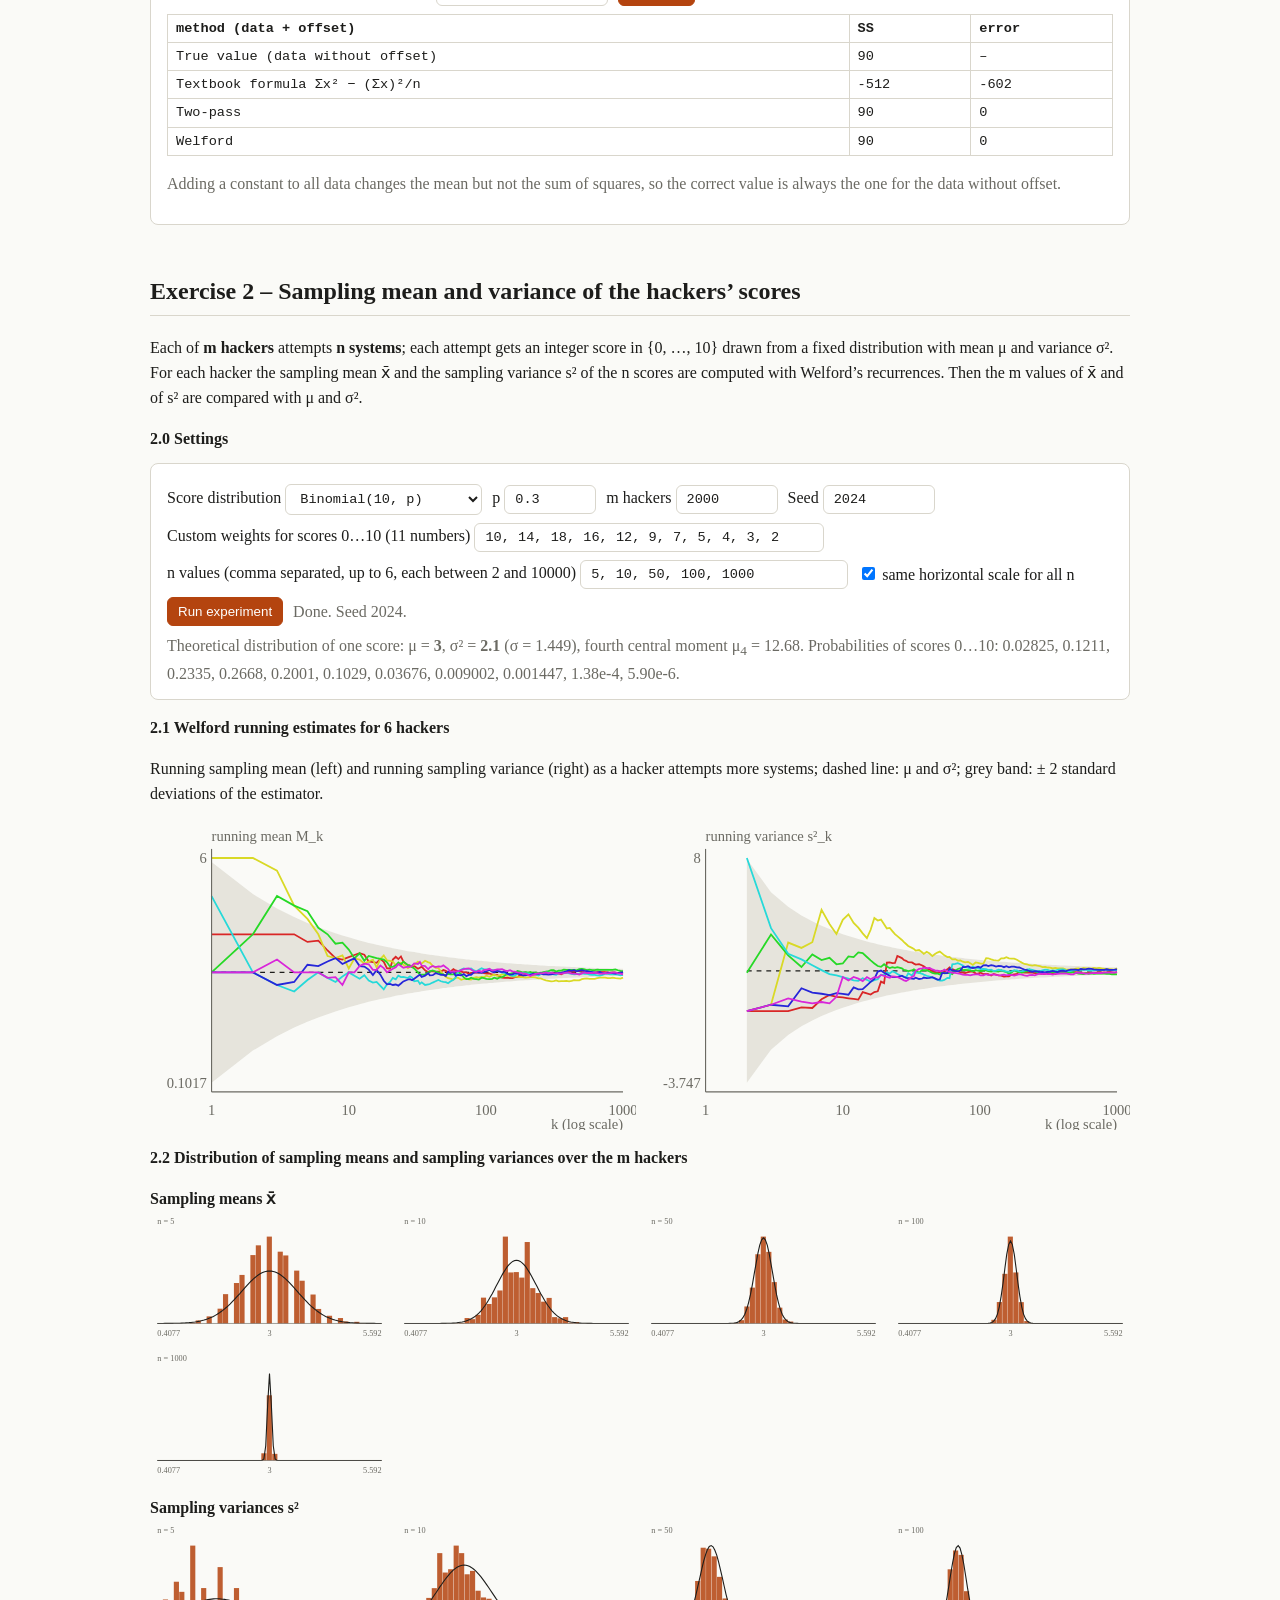
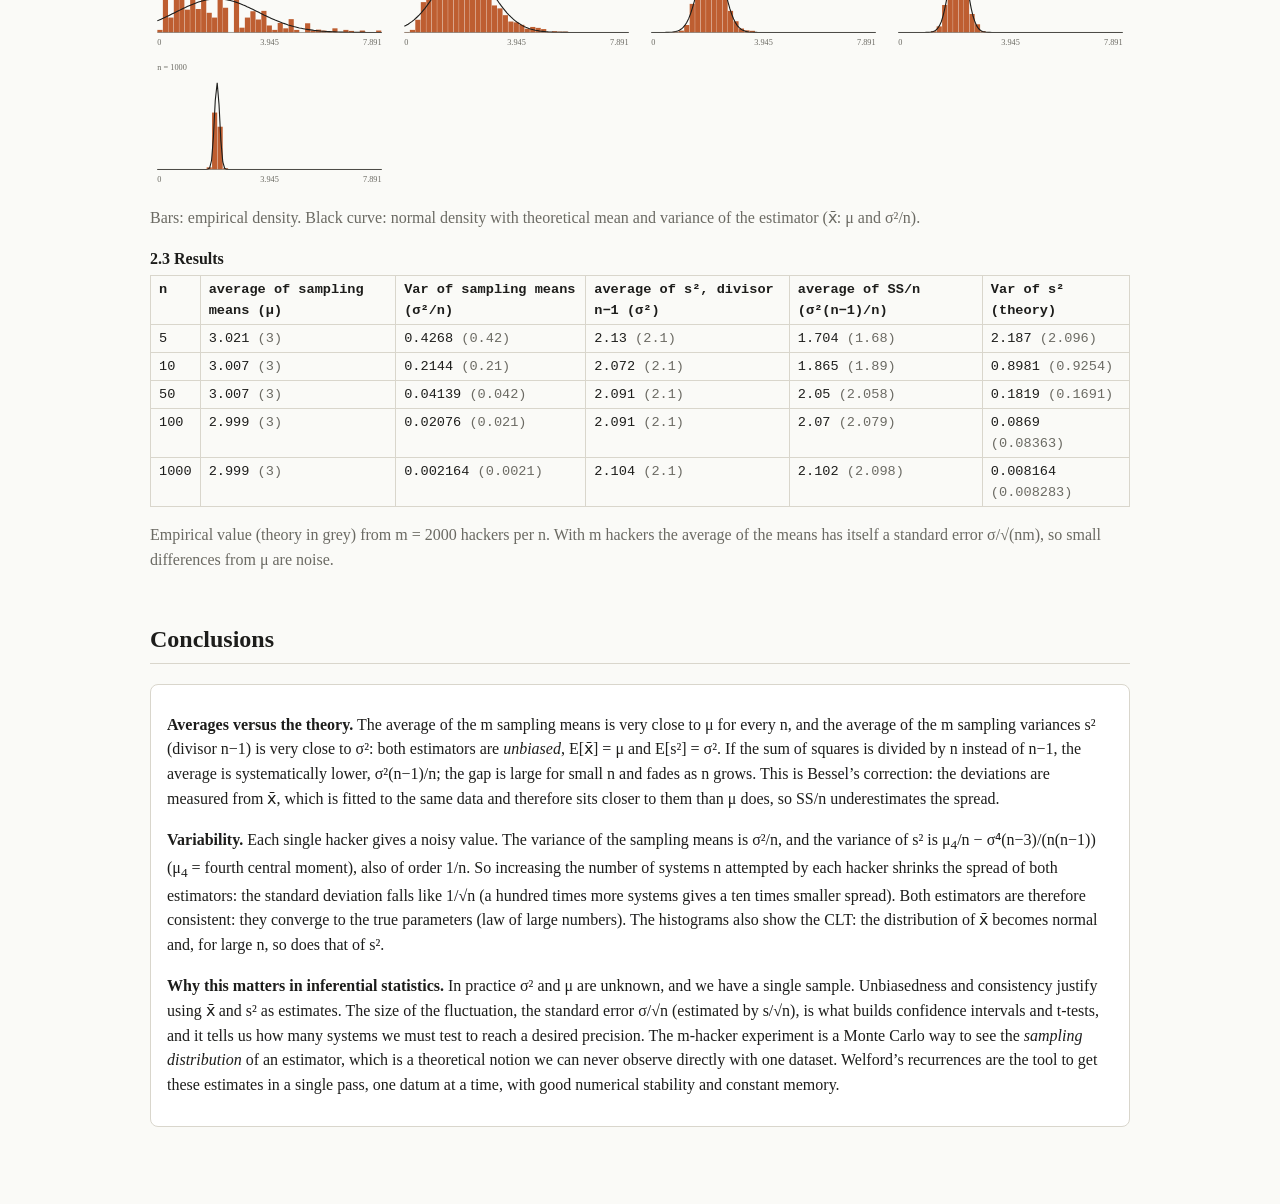
<file: hw4/index.html>
<!DOCTYPE html>
<html lang="en">
<head>
  <meta charset="utf-8">
  <meta name="viewport" content="width=device-width, initial-scale=1, viewport-fit=cover">
  <title>Homework 4 – Welford recurrences and sampling mean/variance</title>
  <link rel="stylesheet" href="style.css">
</head>
<body>
<main>
  <h1>Homework 4 – Welford’s recurrences; sampling mean and variance of hacker scores</h1>

  <h2>Exercise 1 – Welford’s recurrence formulas</h2>

  <h3>1.1 Derivation</h3>
  <p>Notation: x<sub>1</sub>, x<sub>2</sub>, … are the data; after k data, M<sub>k</sub> is the mean, SS<sub>k</sub> = Σ<sub>i≤k</sub> (x<sub>i</sub> − M<sub>k</sub>)² the sum of squares,
    and δ<sub>k</sub> = x<sub>k</sub> − M<sub>k−1</sub> the “surprise” of the new datum with respect to the old mean.</p>
  <p><b>Mean (Knuth).</b> Since k·M<sub>k</sub> = (k−1)·M<sub>k−1</sub> + x<sub>k</sub>:</p>
<pre>M_k = ((k-1) M_{k-1} + x_k) / k
    = M_{k-1} + (x_k - M_{k-1}) / k
    = M_{k-1} + δ_k / k                       (M_0 = 0)

Useful consequence:  x_k - M_k = δ_k - δ_k/k = δ_k (k-1)/k</pre>
  <p><b>Sum of squares.</b> Expanding the square gives SS<sub>k</sub> = Σ x<sub>i</sub>² − k·M<sub>k</sub>², hence the increment is</p>
<pre>SS_k - SS_{k-1} = x_k² - k M_k² + (k-1) M_{k-1}²

Write M = M_{k-1} and x_k = M + δ, M_k = M + δ/k:
  x_k²    = M² + 2Mδ + δ²
  k M_k²  = k M² + 2Mδ + δ²/k
  (k-1)M² = (k-1) M²
Sum:  M² + 2Mδ + δ² - kM² - 2Mδ - δ²/k + (k-1)M² = δ² - δ²/k = δ² (k-1)/k

Since δ (x_k - M_k) = δ · δ (k-1)/k  we get the Welford formula:

  SS_k = SS_{k-1} + (x_k - M_{k-1}) (x_k - M_k)          (SS_0 = 0)</pre>
  <p><b>Variance.</b> The sample variance (unbiased) is s²<sub>k</sub> = SS<sub>k</sub>/(k−1) for k ≥ 2, and the “population” (biased) one is SS<sub>k</sub>/k. From the SS recurrence:</p>
<pre>s²_k = SS_k / (k-1) = ((k-2)/(k-1)) s²_{k-1} + δ_k² / k           (k ≥ 2)
v_k  = SS_k / k     = ((k-1)/k) v_{k-1} + ((k-1)/k²) δ_k²</pre>
  <p>In practice one updates M and SS and divides only when the variance is needed.</p>

  <h3>1.2 Code (core logic: 3 lines)</h3>
<pre>// for each new datum x, k = number of data seen so far (including x)
const delta = x - mean;        // δ_k = x_k - M_{k-1}
mean += delta / k;             // M_k  = M_{k-1} + δ_k / k
ss   += delta * (x - mean);    // SS_k = SS_{k-1} + δ_k (x_k - M_k)   (uses the NEW mean)
// afterwards:  variance = ss / (k - 1)</pre>

  <h3>1.3 Step-by-step demo</h3>
  <div class="card">
    <div class="row">
      <label>Data (comma separated) <input id="data" size="36" value="4, 7, 13, 16"></label>
      <button id="steps">Run Welford</button>
    </div>
    <div class="scroll"><table id="tSteps"></table></div>
    <p class="mut" id="nSteps"></p>
  </div>

  <h3>1.4 Why Welford? Numerical stability (optional)</h3>
  <div class="card">
    <p>The textbook one-pass formula SS = Σx² − (Σx)²/n subtracts two huge, almost equal numbers when the data have a large mean
      and a small spread, and loses all precision in floating point. Welford works on small differences instead.</p>
    <div class="row">
      <label>Add the same offset to all the data above:
        <input id="offset" type="number" value="1000000000" style="width:150px"></label>
      <button id="stab">Compare</button>
    </div>
    <div class="scroll"><table id="tStab"></table></div>
    <p class="mut">Adding a constant to all data changes the mean but not the sum of squares, so the correct value is always the one for the data without offset.</p>
  </div>

  <h2>Exercise 2 – Sampling mean and variance of the hackers’ scores</h2>
  <p>
    Each of <b>m hackers</b> attempts <b>n systems</b>; each attempt gets an integer score in {0, …, 10} drawn from a fixed distribution with
    mean μ and variance σ². For each hacker the sampling mean x̄ and the sampling variance s² of the n scores are computed with
    Welford’s recurrences. Then the m values of x̄ and of s² are compared with μ and σ².
  </p>

  <h3>2.0 Settings</h3>
  <div class="card">
    <div class="row">
      <label>Score distribution
        <select id="dist">
          <option value="binomial">Binomial(10, p)</option>
          <option value="uniform">Uniform on {0,…,10}</option>
          <option value="custom">Custom weights</option>
        </select>
      </label>
      <label>p <input id="p" type="number" min="0.01" max="0.99" step="0.01" value="0.3" style="width:70px"></label>
      <label>m hackers <input id="m" type="number" min="100" max="5000" value="2000" style="width:80px"></label>
      <label>Seed <input id="seed" type="number" value="2024" style="width:90px"></label>
    </div>
    <div class="row">
      <label>Custom weights for scores 0…10 (11 numbers)
        <input id="weights" size="40" value="10, 14, 18, 16, 12, 9, 7, 5, 4, 3, 2">
      </label>
    </div>
    <div class="row">
      <label>n values (comma separated, up to 6, each between 2 and 10000)
        <input id="ns" size="30" value="5, 10, 50, 100, 1000">
      </label>
      <label><input id="shared" type="checkbox" checked> same horizontal scale for all n</label>
    </div>
    <div class="row"><button id="run">Run experiment</button><span id="status" class="mut"></span></div>
    <div id="theory" class="mut"></div>
  </div>

  <h3>2.1 Welford running estimates for 6 hackers</h3>
  <p>Running sampling mean (left) and running sampling variance (right) as a hacker attempts more systems; dashed line: μ and σ²;
     grey band: ± 2 standard deviations of the estimator.</p>
  <div class="grid" id="runs"></div>

  <h3>2.2 Distribution of sampling means and sampling variances over the m hackers</h3>
  <h3>Sampling means x̄</h3>
  <div class="grid" id="hMean"></div>
  <h3>Sampling variances s²</h3>
  <div class="grid" id="hVar"></div>
  <p class="mut">Bars: empirical density. Black curve: normal density with theoretical mean and variance of the estimator (x̄: μ and σ²/n).</p>

  <h3>2.3 Results</h3>
  <div class="scroll"><table id="tRes"></table></div>
  <p class="mut" id="nRes"></p>

  <h2>Conclusions</h2>
  <div class="card">
    <p><b>Averages versus the theory.</b> The average of the m sampling means is very close to μ for every n, and the average of the m
      sampling variances s² (divisor n−1) is very close to σ²: both estimators are <i>unbiased</i>, E[x̄] = μ and E[s²] = σ². If the sum of squares is divided by n
      instead of n−1, the average is systematically lower, σ²(n−1)/n; the gap is large for small n and fades as n grows. This is Bessel’s correction:
      the deviations are measured from x̄, which is fitted to the same data and therefore sits closer to them than μ does, so SS/n underestimates the spread.</p>
    <p><b>Variability.</b> Each single hacker gives a noisy value. The variance of the sampling means is σ²/n, and the variance of s² is
      μ<sub>4</sub>/n − σ⁴(n−3)/(n(n−1)) (μ<sub>4</sub> = fourth central moment), also of order 1/n. So increasing the number of systems n attempted by each hacker
      shrinks the spread of both estimators: the standard deviation falls like 1/√n (a hundred times more systems gives a ten times smaller spread).
      Both estimators are therefore consistent: they converge to the true parameters (law of large numbers). The histograms also show the CLT: the distribution of x̄ becomes
      normal and, for large n, so does that of s².</p>
    <p><b>Why this matters in inferential statistics.</b> In practice σ² and μ are unknown, and we have a single sample. Unbiasedness and consistency justify using x̄ and s² as estimates.
      The size of the fluctuation, the standard error σ/√n (estimated by s/√n), is what builds confidence intervals and t-tests, and it tells us how many systems we must
      test to reach a desired precision. The m-hacker experiment is a Monte Carlo way to see the <i>sampling distribution</i> of an estimator, which is a theoretical notion we can never observe directly with one dataset.
      Welford’s recurrences are the tool to get these estimates in a single pass, one datum at a time, with good numerical stability and constant memory.</p>
  </div>
</main>
<script src="script.js"></script>
</body>
</html>
</file>
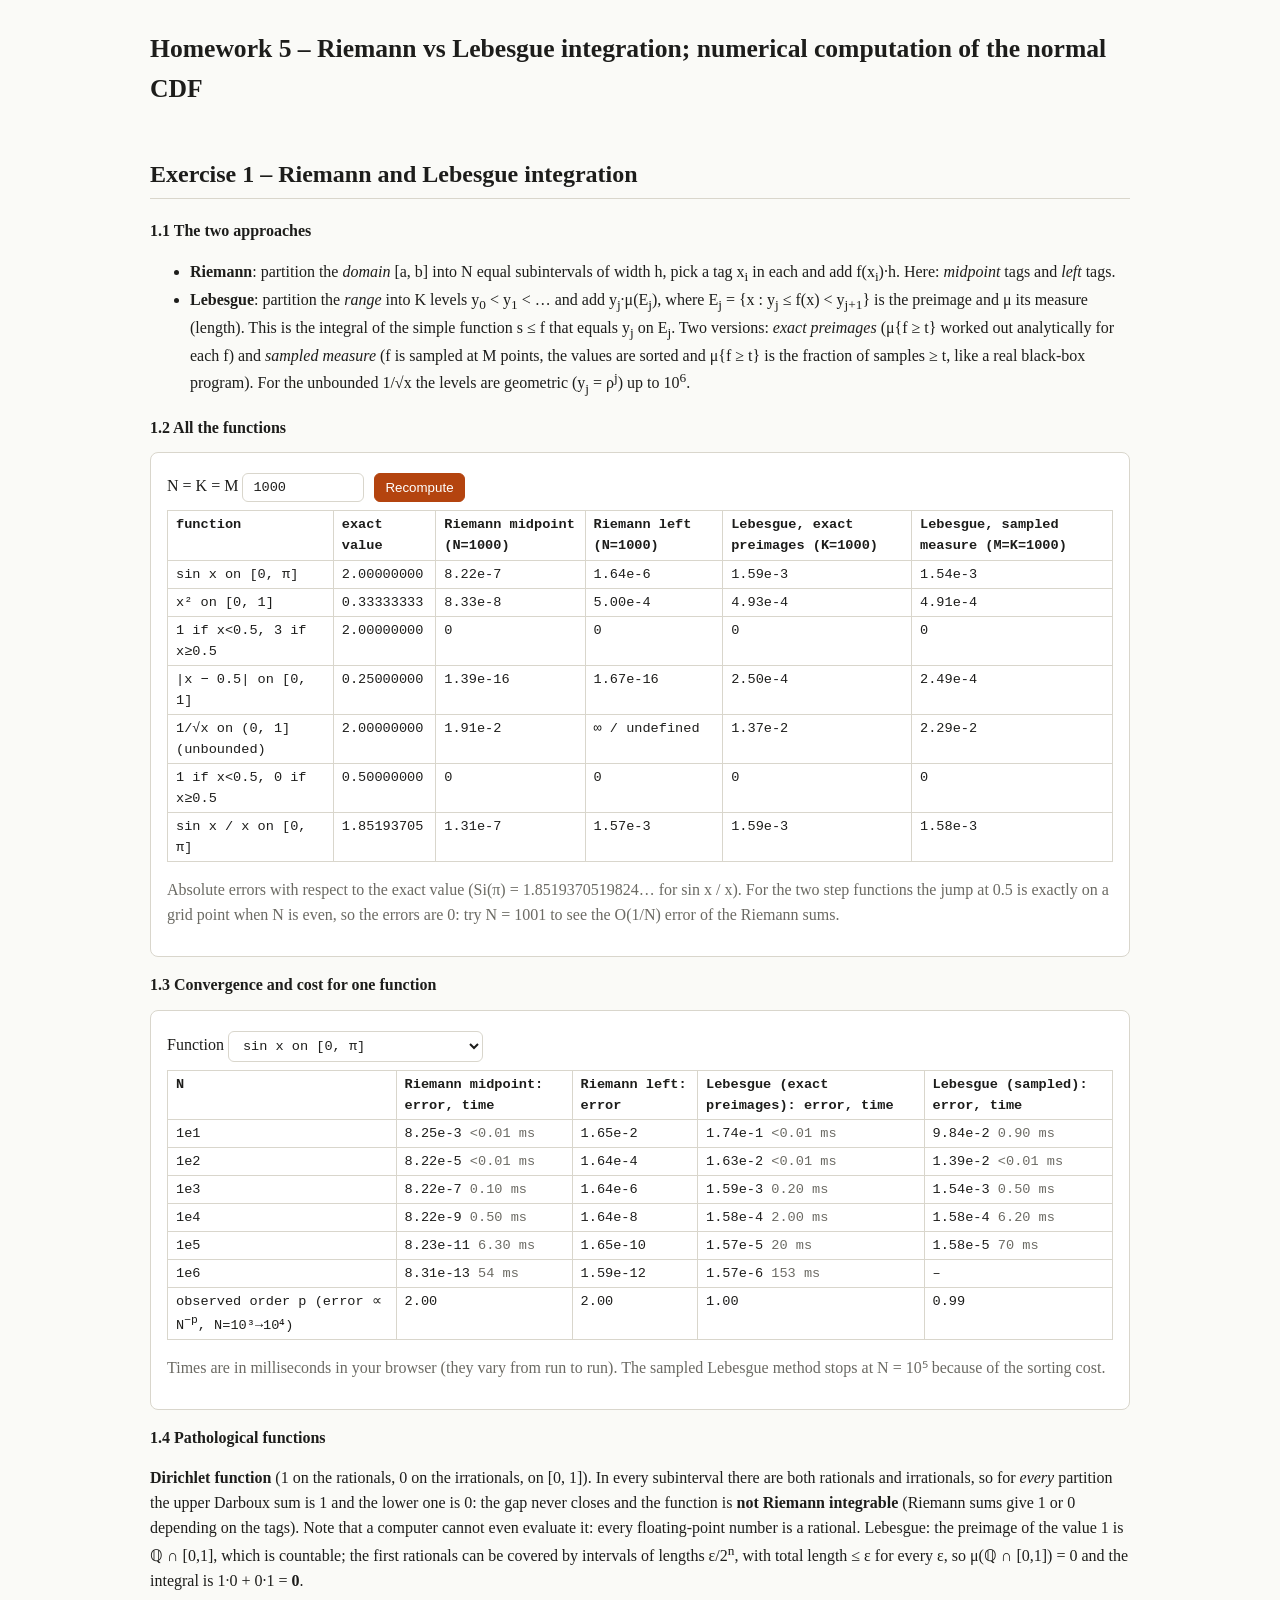
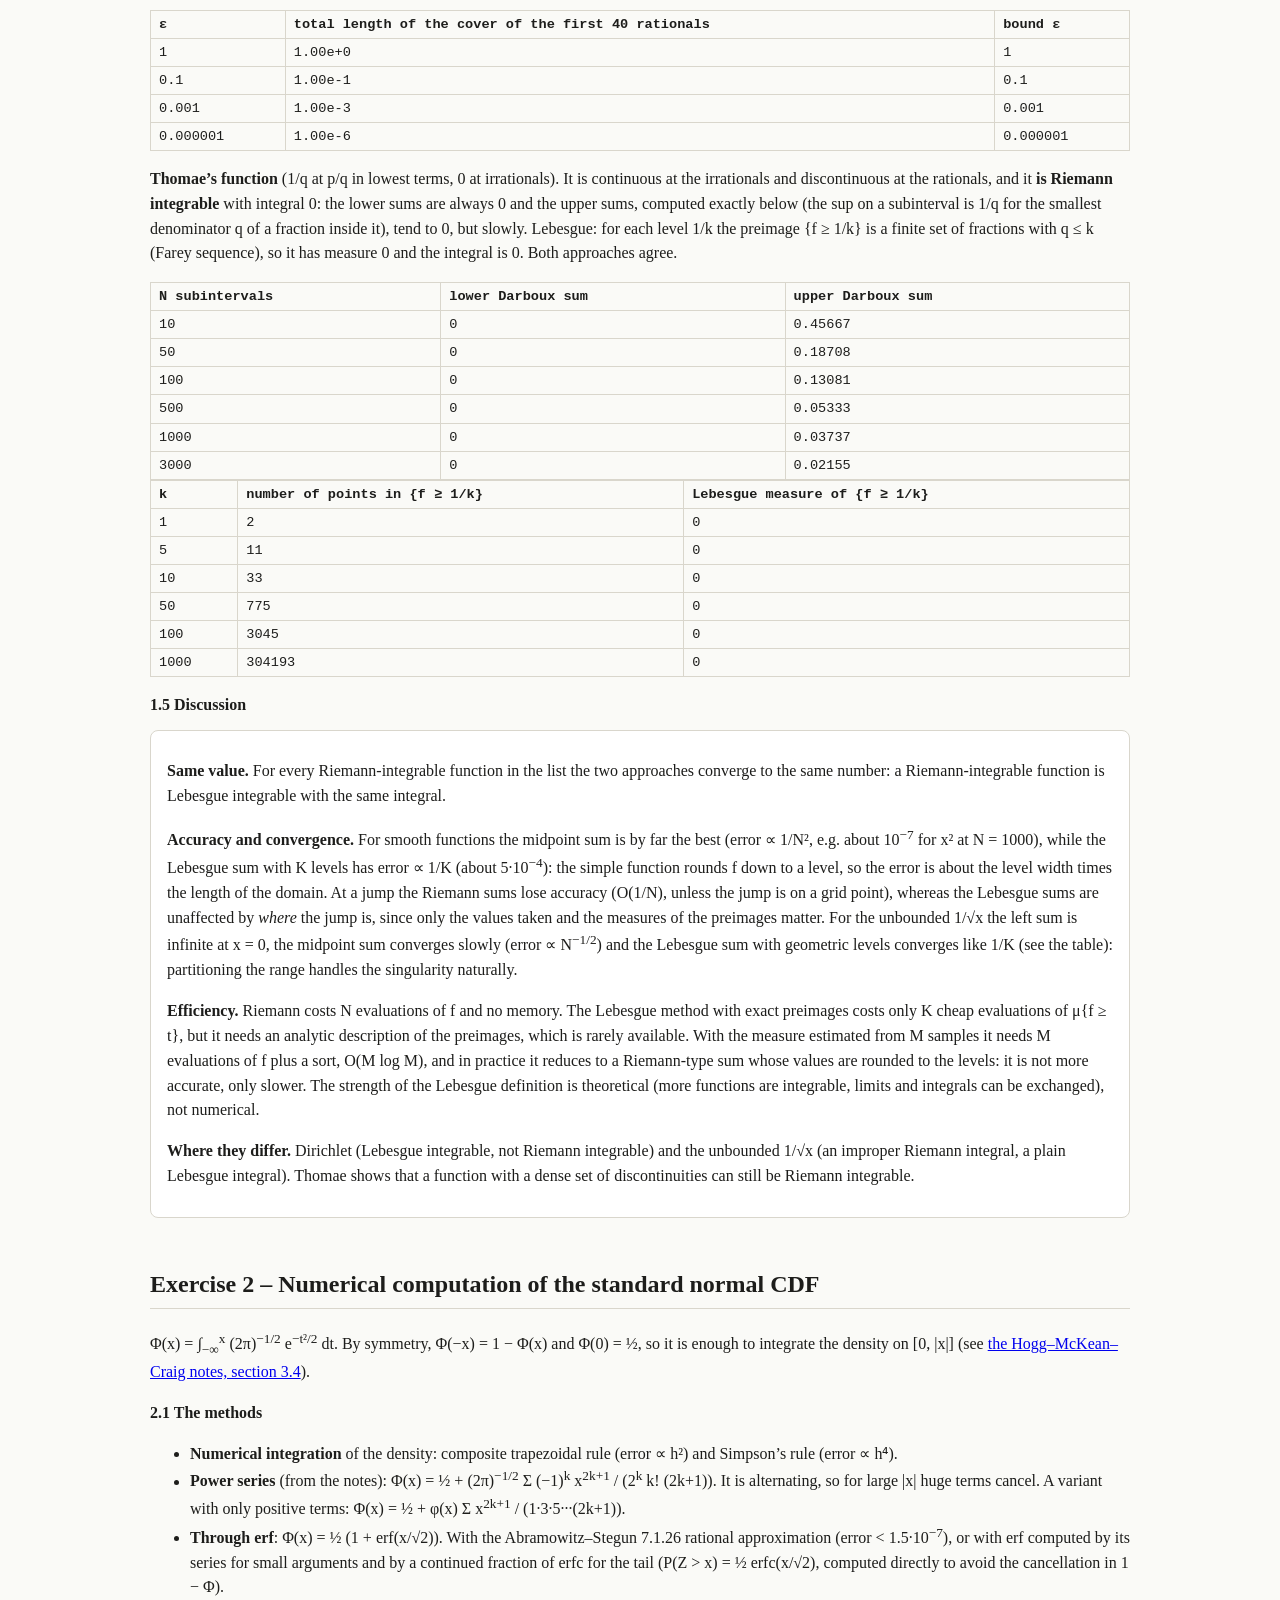
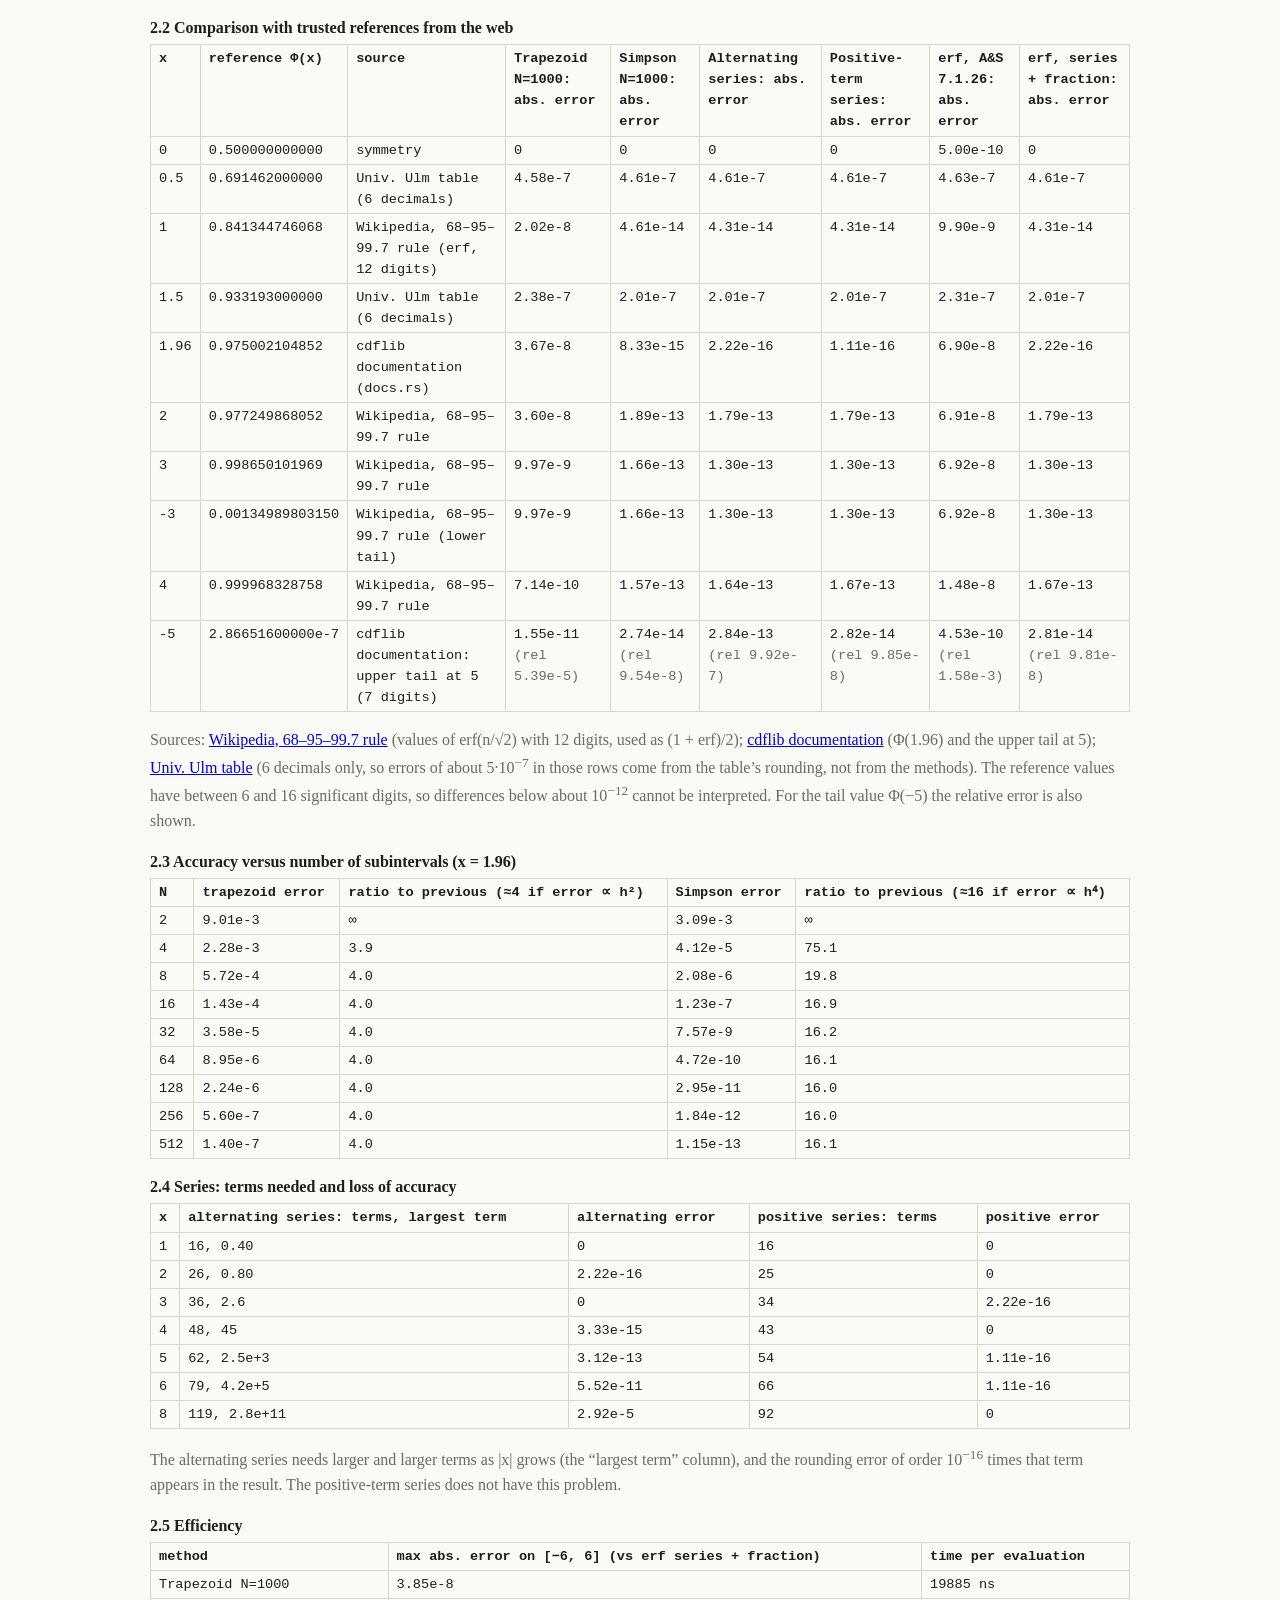
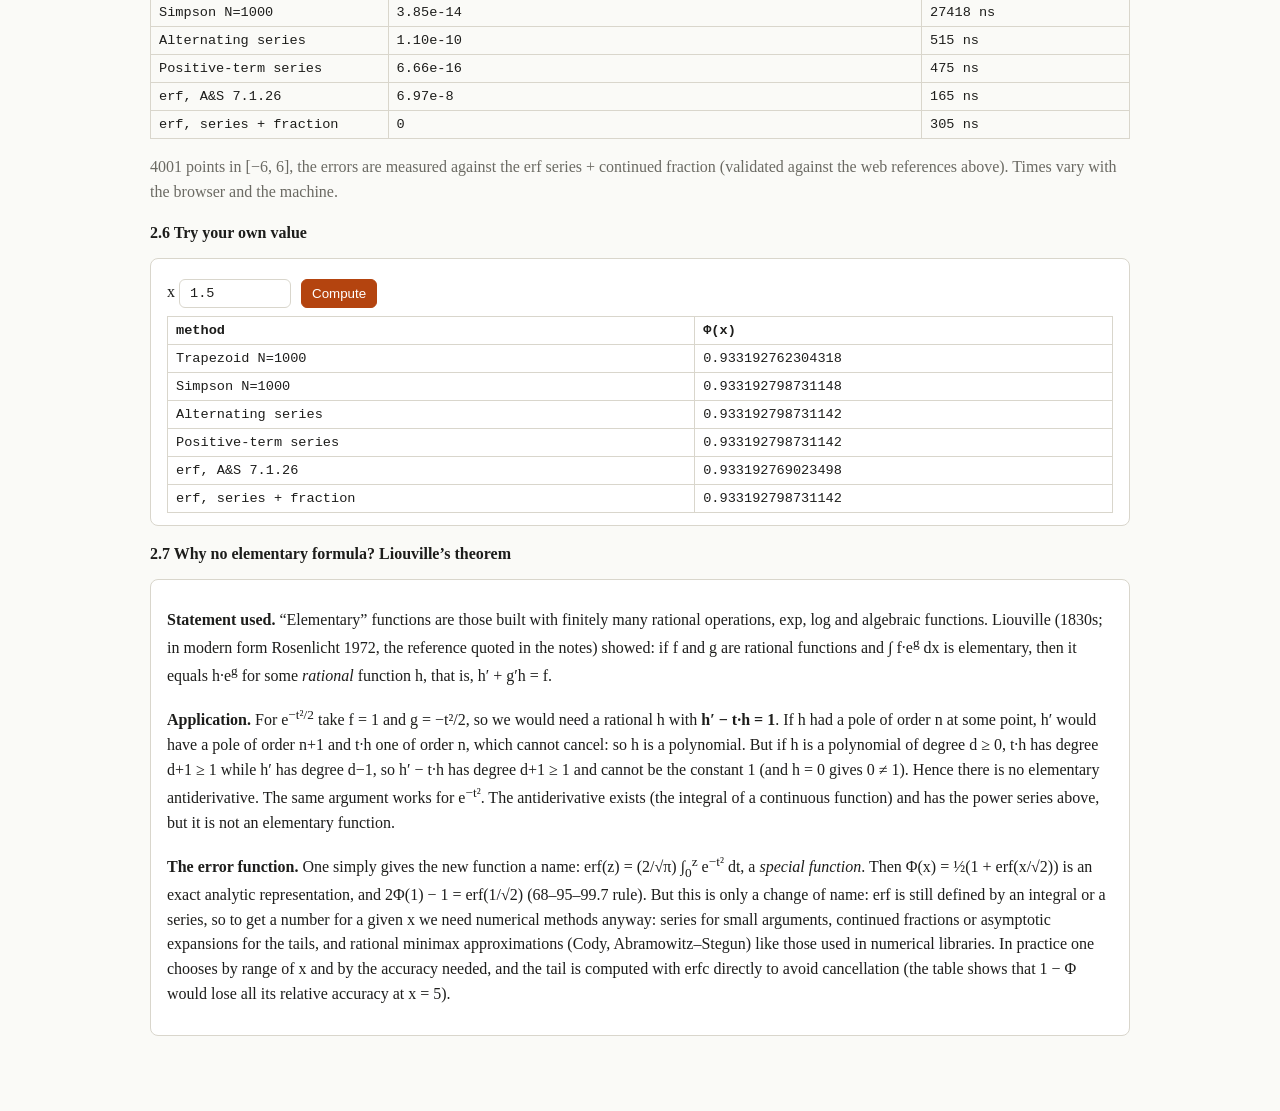
<file: hw5/index.html>
<!DOCTYPE html>
<html lang="en">
<head>
  <meta charset="utf-8">
  <meta name="viewport" content="width=device-width, initial-scale=1, viewport-fit=cover">
  <title>Homework 5 – Riemann vs Lebesgue integration; normal CDF</title>
  <link rel="stylesheet" href="style.css">
</head>
<body>
<main>
  <h1>Homework 5 – Riemann vs Lebesgue integration; numerical computation of the normal CDF</h1>

  <!-- ===================== EXERCISE 1 ===================== -->
  <h2>Exercise 1 – Riemann and Lebesgue integration</h2>

  <h3>1.1 The two approaches</h3>
  <ul>
    <li><b>Riemann</b>: partition the <i>domain</i> [a, b] into N equal subintervals of width h, pick a tag x<sub>i</sub> in each and add
      f(x<sub>i</sub>)·h. Here: <i>midpoint</i> tags and <i>left</i> tags.</li>
    <li><b>Lebesgue</b>: partition the <i>range</i> into K levels y<sub>0</sub> &lt; y<sub>1</sub> &lt; … and add y<sub>j</sub>·μ(E<sub>j</sub>), where
      E<sub>j</sub> = {x : y<sub>j</sub> ≤ f(x) &lt; y<sub>j+1</sub>} is the preimage and μ its measure (length). This is the integral of the
      simple function s ≤ f that equals y<sub>j</sub> on E<sub>j</sub>. Two versions: <i>exact preimages</i> (μ{f ≥ t} worked out analytically for each f) and
      <i>sampled measure</i> (f is sampled at M points, the values are sorted and μ{f ≥ t} is the fraction of samples ≥ t, like a real black-box program).
      For the unbounded 1/√x the levels are geometric (y<sub>j</sub> = ρ<sup>j</sup>) up to 10<sup>6</sup>.</li>
  </ul>

  <h3>1.2 All the functions</h3>
  <div class="card">
    <div class="row">
      <label>N = K = M <input id="n" type="number" min="10" max="200000" value="1000" style="width:100px"></label>
      <button id="run">Recompute</button><span id="status" class="mut"></span>
    </div>
    <div class="scroll"><table id="tOver"></table></div>
    <p class="mut">Absolute errors with respect to the exact value (Si(π) = 1.8519370519824… for sin x / x). For the two step functions the jump at 0.5 is exactly on a grid point
      when N is even, so the errors are 0: try N = 1001 to see the O(1/N) error of the Riemann sums.</p>
  </div>

  <h3>1.3 Convergence and cost for one function</h3>
  <div class="card">
    <div class="row"><label>Function <select id="fsel"></select></label></div>
    <div class="scroll"><table id="tConv"></table></div>
    <p class="mut">Times are in milliseconds in your browser (they vary from run to run). The sampled Lebesgue method stops at N = 10⁵ because of the sorting cost.</p>
  </div>

  <h3>1.4 Pathological functions</h3>
  <p><b>Dirichlet function</b> (1 on the rationals, 0 on the irrationals, on [0, 1]). In every subinterval there are both rationals and irrationals, so for <i>every</i> partition the upper Darboux sum is 1
    and the lower one is 0: the gap never closes and the function is <b>not Riemann integrable</b> (Riemann sums give 1 or 0 depending on the tags). Note that a computer cannot even
    evaluate it: every floating-point number is a rational. Lebesgue: the preimage of the value 1 is ℚ ∩ [0,1], which is countable; the first
    rationals can be covered by intervals of lengths ε/2<sup>n</sup>, with total length ≤ ε for every ε, so μ(ℚ ∩ [0,1]) = 0 and the integral is 1·0 + 0·1 = <b>0</b>.</p>
  <div class="scroll"><table id="tDir"></table></div>
  <p><b>Thomae’s function</b> (1/q at p/q in lowest terms, 0 at irrationals). It is continuous at the irrationals and discontinuous at the rationals, and it <b>is Riemann integrable</b> with
    integral 0: the lower sums are always 0 and the upper sums, computed exactly below (the sup on a subinterval is 1/q for the smallest denominator q of a fraction inside it), tend to 0, but slowly.
    Lebesgue: for each level 1/k the preimage {f ≥ 1/k} is a finite set of fractions with q ≤ k (Farey sequence), so it has measure 0 and the integral is 0. Both approaches agree.</p>
  <div class="scroll"><table id="tThomae"></table></div>
  <div class="scroll"><table id="tFarey"></table></div>

  <h3>1.5 Discussion</h3>
  <div class="card">
    <p><b>Same value.</b> For every Riemann-integrable function in the list the two approaches converge to the same number: a Riemann-integrable function is Lebesgue integrable with the same integral.</p>
    <p><b>Accuracy and convergence.</b> For smooth functions the midpoint sum is by far the best (error ∝ 1/N², e.g. about 10<sup>−7</sup> for x² at N = 1000), while the Lebesgue sum with K levels has error ∝ 1/K
      (about 5·10<sup>−4</sup>): the simple function rounds f down to a level, so the error is about the level width times the length of the domain. At a jump the Riemann sums lose accuracy (O(1/N), unless the jump is on a grid point), whereas the Lebesgue sums are
      unaffected by <i>where</i> the jump is, since only the values taken and the measures of the preimages matter. For the unbounded 1/√x the left sum is infinite at x = 0, the midpoint sum converges slowly (error ∝ N<sup>−1/2</sup>)
      and the Lebesgue sum with geometric levels converges like 1/K (see the table): partitioning the range handles the singularity naturally.</p>
    <p><b>Efficiency.</b> Riemann costs N evaluations of f and no memory. The Lebesgue method with exact preimages costs only K cheap evaluations of μ{f ≥ t}, but it needs an analytic description of the preimages, which is rarely available.
      With the measure estimated from M samples it needs M evaluations of f plus a sort, O(M log M), and in practice it reduces to a Riemann-type sum whose values are rounded to the levels: it is not more accurate, only slower.
      The strength of the Lebesgue definition is theoretical (more functions are integrable, limits and integrals can be exchanged), not numerical.</p>
    <p><b>Where they differ.</b> Dirichlet (Lebesgue integrable, not Riemann integrable) and the unbounded 1/√x (an improper Riemann integral, a plain Lebesgue integral). Thomae shows that a function with a dense set of
      discontinuities can still be Riemann integrable.</p>
  </div>

  <!-- ===================== EXERCISE 2 ===================== -->
  <h2>Exercise 2 – Numerical computation of the standard normal CDF</h2>
  <p>Φ(x) = ∫<sub>−∞</sub><sup>x</sup> (2π)<sup>−1/2</sup> e<sup>−t²/2</sup> dt. By symmetry, Φ(−x) = 1 − Φ(x) and Φ(0) = ½, so it is enough to integrate the density on [0, |x|] (see
  <a href="https://faculty.etsu.edu/gardnerr/4047/notes-Hogg-McKean-Craig/Hogg-McKean-Craig-3-4.pdf">the Hogg–McKean–Craig notes, section 3.4</a>).</p>

  <h3>2.1 The methods</h3>
  <ul>
    <li><b>Numerical integration</b> of the density: composite trapezoidal rule (error ∝ h²) and Simpson’s rule (error ∝ h⁴).</li>
    <li><b>Power series</b> (from the notes): Φ(x) = ½ + (2π)<sup>−1/2</sup> Σ (−1)<sup>k</sup> x<sup>2k+1</sup> / (2<sup>k</sup> k! (2k+1)). It is alternating, so for large |x| huge terms cancel.
      A variant with only positive terms: Φ(x) = ½ + φ(x) Σ x<sup>2k+1</sup> / (1·3·5···(2k+1)).</li>
    <li><b>Through erf</b>: Φ(x) = ½ (1 + erf(x/√2)). With the Abramowitz–Stegun 7.1.26 rational approximation (error &lt; 1.5·10<sup>−7</sup>), or with erf computed by its
      series for small arguments and by a continued fraction of erfc for the tail (P(Z &gt; x) = ½ erfc(x/√2), computed directly to avoid the cancellation in 1 − Φ).</li>
  </ul>

  <h3>2.2 Comparison with trusted references from the web</h3>
  <div class="scroll"><table id="tRef"></table></div>
  <p class="mut">Sources: <a href="https://en.wikipedia.org/wiki/68%E2%80%9395%E2%80%9399.7_rule">Wikipedia, 68–95–99.7 rule</a> (values of erf(n/√2) with 12 digits, used as (1 + erf)/2);
    <a href="https://docs.rs/crate/cdflib/0.4.1">cdflib documentation</a> (Φ(1.96) and the upper tail at 5);
    <a href="https://www.uni-ulm.de/fileadmin/website_uni_ulm/mawi.inst.110/lehre/ws08/wr/Quantile.pdf">Univ. Ulm table</a> (6 decimals only, so errors of about 5·10<sup>−7</sup> in those rows come from the table’s rounding, not from the methods).
    The reference values have between 6 and 16 significant digits, so differences below about 10<sup>−12</sup> cannot be interpreted. For the tail value Φ(−5) the relative error is also shown.</p>

  <h3>2.3 Accuracy versus number of subintervals (x = 1.96)</h3>
  <div class="scroll"><table id="tInt"></table></div>

  <h3>2.4 Series: terms needed and loss of accuracy</h3>
  <div class="scroll"><table id="tSer"></table></div>
  <p class="mut">The alternating series needs larger and larger terms as |x| grows (the “largest term” column), and the rounding error of order 10<sup>−16</sup> times that term appears in the result. The positive-term series does not have this problem.</p>

  <h3>2.5 Efficiency</h3>
  <div class="scroll"><table id="tTime"></table></div>
  <p class="mut">4001 points in [−6, 6], the errors are measured against the erf series + continued fraction (validated against the web references above). Times vary with the browser and the machine.</p>

  <h3>2.6 Try your own value</h3>
  <div class="card">
    <div class="row"><label>x <input id="xin" type="number" step="any" value="1.5" style="width:90px"></label><button id="xgo">Compute</button></div>
    <div class="scroll"><table id="tCalc"></table></div>
  </div>

  <h3>2.7 Why no elementary formula? Liouville’s theorem</h3>
  <div class="card">
    <p><b>Statement used.</b> “Elementary” functions are those built with finitely many rational operations, exp, log and algebraic functions. Liouville (1830s; in modern form Rosenlicht 1972, the reference quoted in the notes) showed:
      if f and g are rational functions and ∫ f·e<sup>g</sup> dx is elementary, then it equals h·e<sup>g</sup> for some <i>rational</i> function h, that is, h′ + g′h = f.</p>
    <p><b>Application.</b> For e<sup>−t²/2</sup> take f = 1 and g = −t²/2, so we would need a rational h with <b>h′ − t·h = 1</b>. If h had a pole of order n at some point, h′ would have a pole of order n+1 and t·h one of order n,
      which cannot cancel: so h is a polynomial. But if h is a polynomial of degree d ≥ 0, t·h has degree d+1 ≥ 1 while h′ has degree d−1, so h′ − t·h has degree d+1 ≥ 1 and cannot be the constant 1 (and h = 0 gives 0 ≠ 1).
      Hence there is no elementary antiderivative. The same argument works for e<sup>−t²</sup>. The antiderivative exists (the integral of a continuous function) and has the power series above, but it is not an elementary function.</p>
    <p><b>The error function.</b> One simply gives the new function a name: erf(z) = (2/√π) ∫<sub>0</sub><sup>z</sup> e<sup>−t²</sup> dt, a <i>special function</i>. Then Φ(x) = ½(1 + erf(x/√2)) is an exact analytic representation, and 2Φ(1) − 1 = erf(1/√2) (68–95–99.7 rule).
      But this is only a change of name: erf is still defined by an integral or a series, so to get a number for a given x we need numerical methods anyway: series for small arguments, continued fractions or asymptotic expansions for the tails,
      and rational minimax approximations (Cody, Abramowitz–Stegun) like those used in numerical libraries. In practice one chooses by range of x and by the accuracy needed, and the tail is computed with erfc directly to avoid cancellation (the table shows that 1 − Φ would lose all its relative accuracy at x = 5).</p>
  </div>
</main>
<script src="script.js"></script>
</body>
</html>
</file>
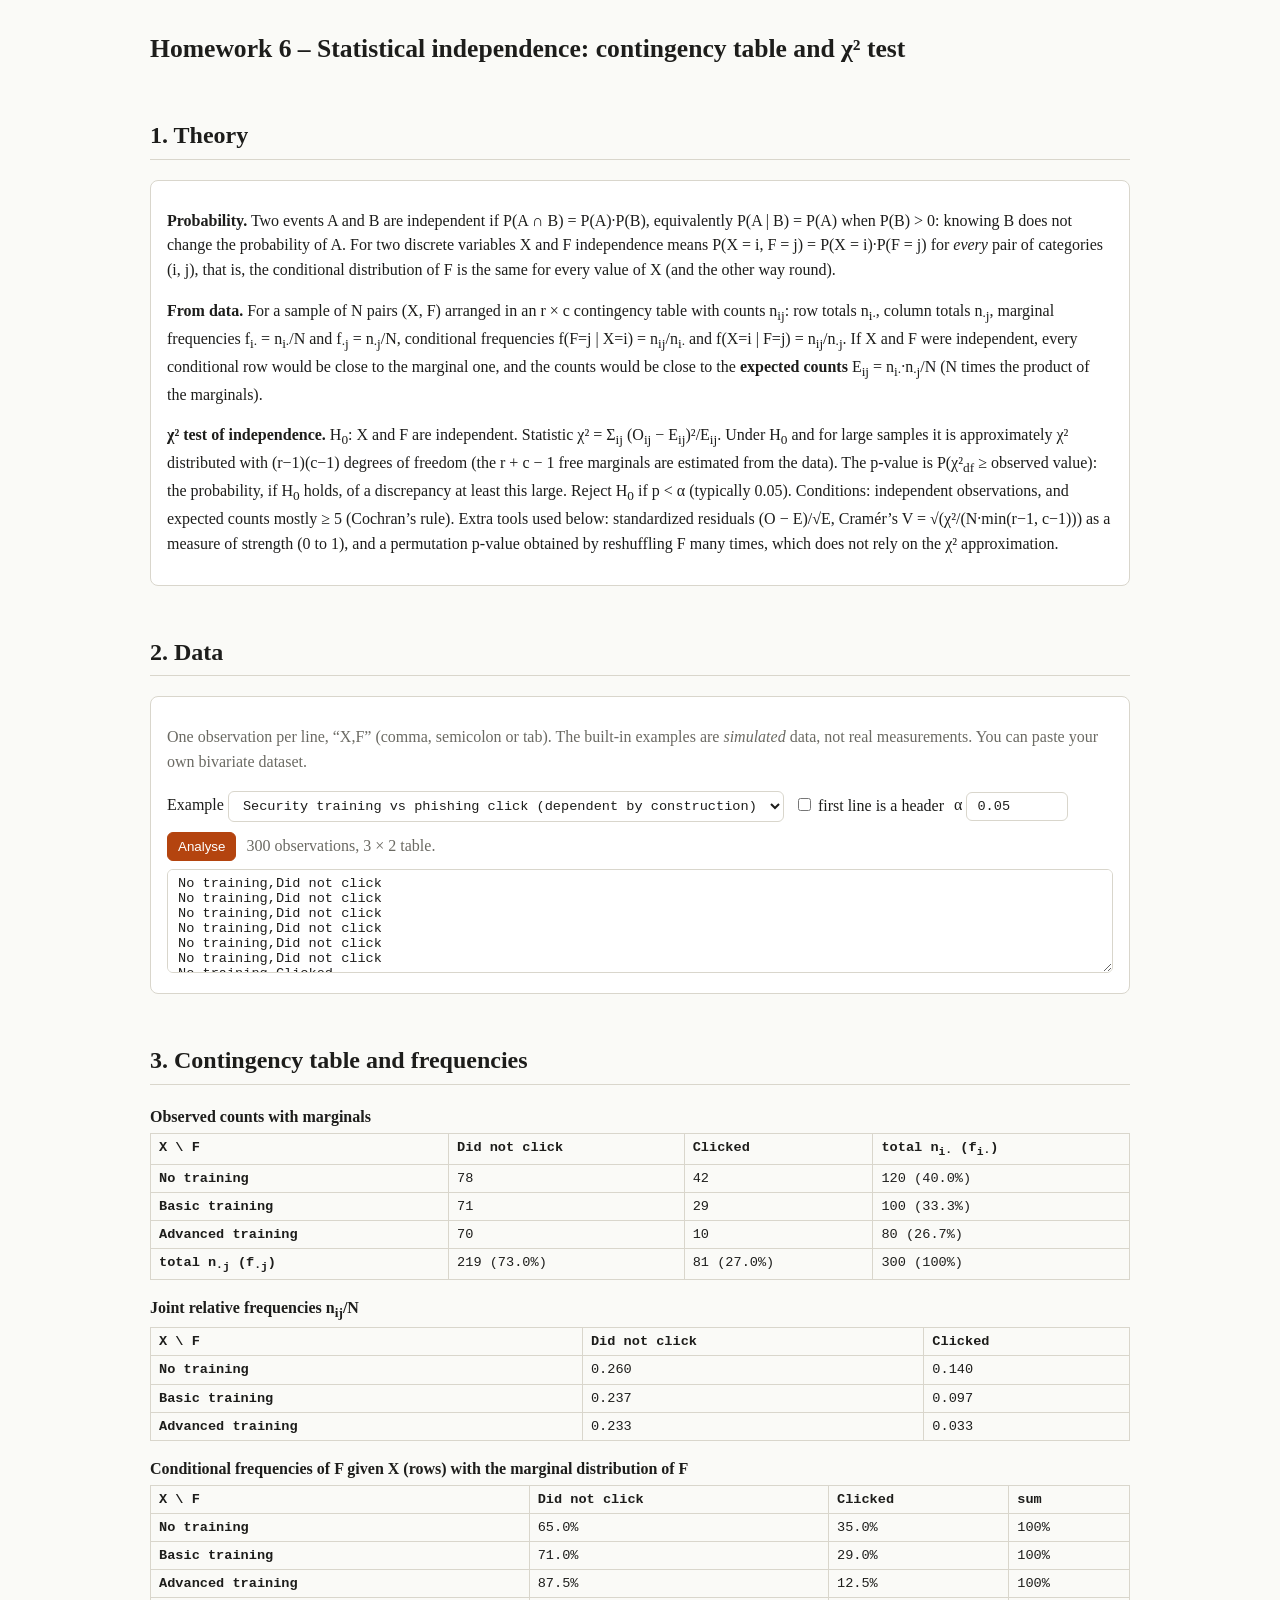
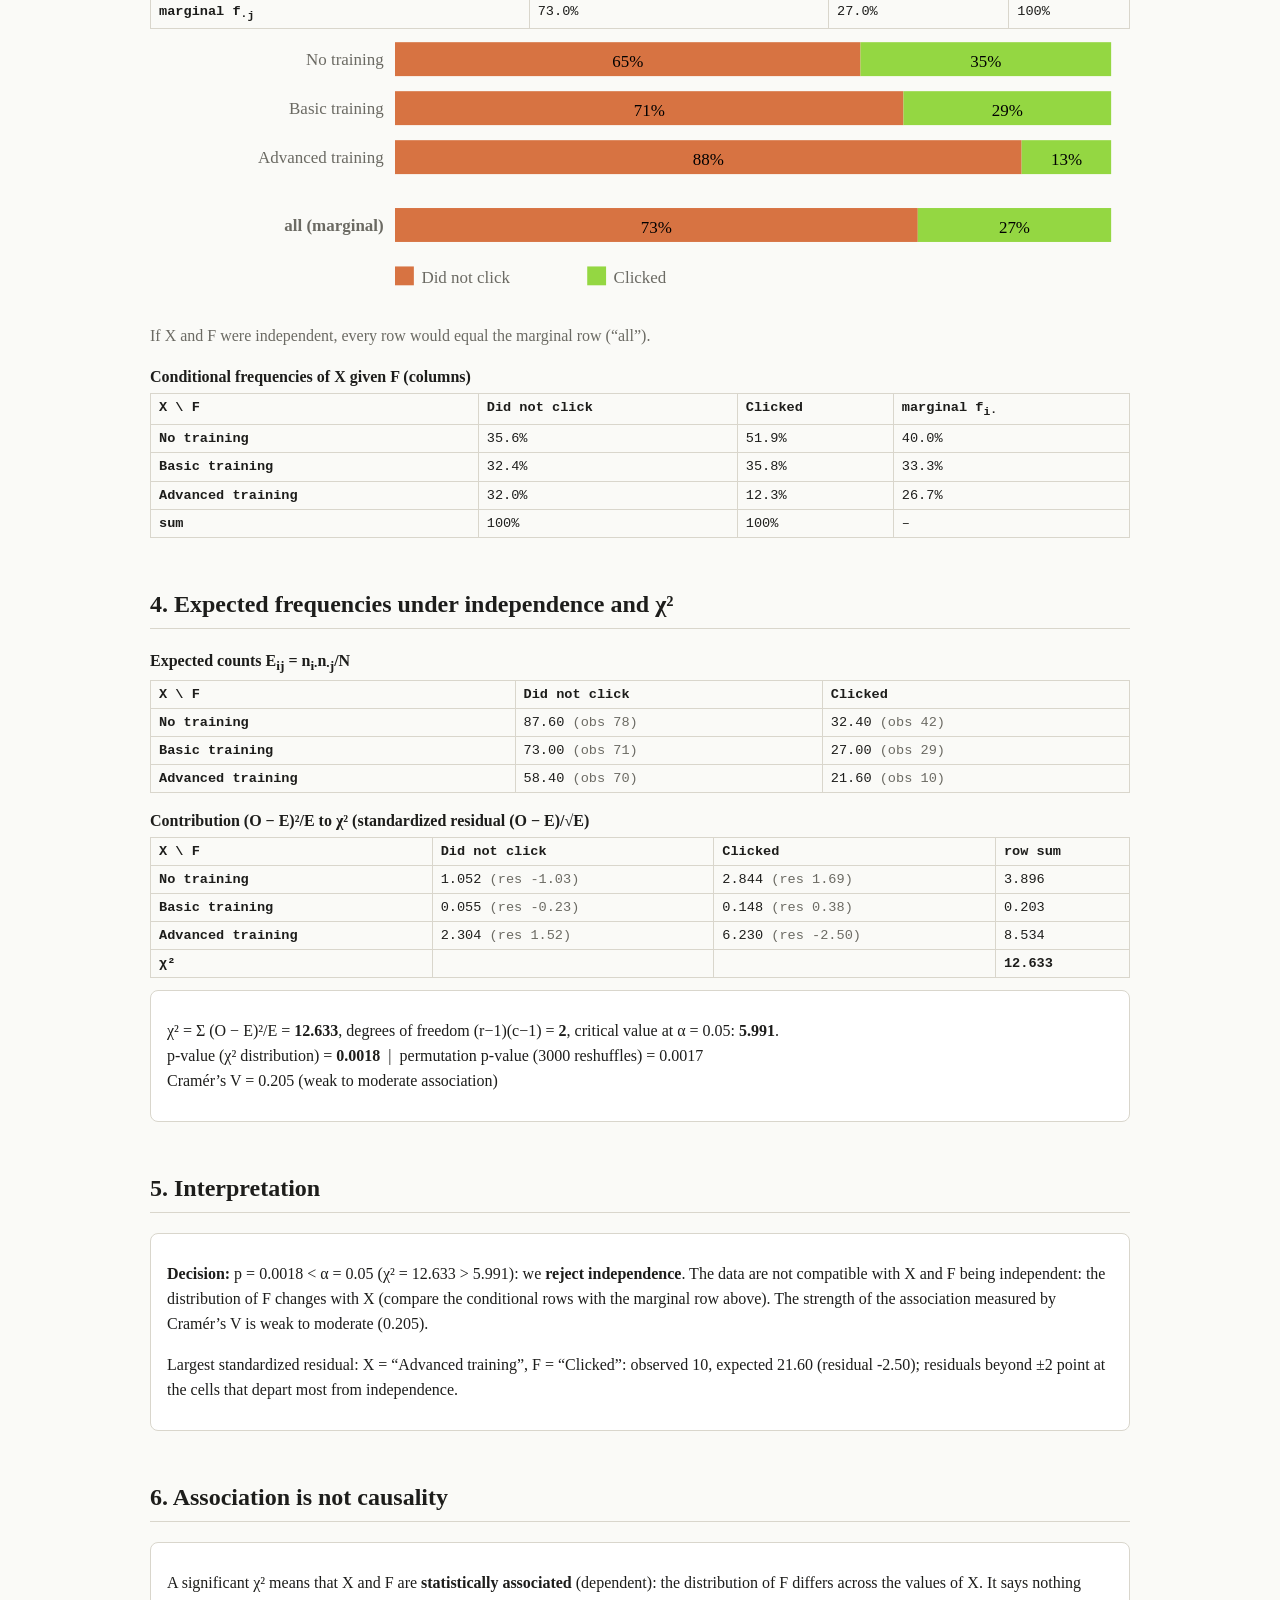
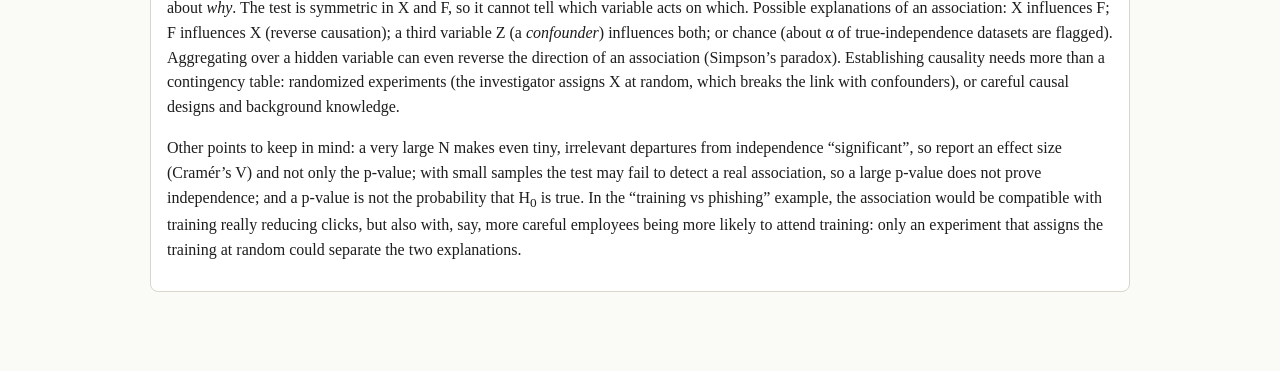
<file: hw6/index.html>
<!DOCTYPE html>
<html lang="en">
<head>
  <meta charset="utf-8">
  <meta name="viewport" content="width=device-width, initial-scale=1, viewport-fit=cover">
  <title>Homework 6 – Statistical independence: χ² test</title>
  <link rel="stylesheet" href="style.css">
</head>
<body>
<main>
  <h1>Homework 6 – Statistical independence: contingency table and χ² test</h1>

  <h2>1. Theory</h2>
  <div class="card">
    <p><b>Probability.</b> Two events A and B are independent if P(A ∩ B) = P(A)·P(B), equivalently P(A | B) = P(A) when P(B) &gt; 0: knowing B does not change the probability of A.
      For two discrete variables X and F independence means P(X = i, F = j) = P(X = i)·P(F = j) for <i>every</i> pair of categories (i, j), that is, the conditional distribution of F
      is the same for every value of X (and the other way round).</p>
    <p><b>From data.</b> For a sample of N pairs (X, F) arranged in an r × c contingency table with counts n<sub>ij</sub>: row totals n<sub>i·</sub>, column totals n<sub>·j</sub>,
      marginal frequencies f<sub>i·</sub> = n<sub>i·</sub>/N and f<sub>·j</sub> = n<sub>·j</sub>/N, conditional frequencies f(F=j | X=i) = n<sub>ij</sub>/n<sub>i·</sub> and f(X=i | F=j) = n<sub>ij</sub>/n<sub>·j</sub>.
      If X and F were independent, every conditional row would be close to the marginal one, and the counts would be close to the <b>expected counts</b>
      E<sub>ij</sub> = n<sub>i·</sub>·n<sub>·j</sub>/N (N times the product of the marginals).</p>
    <p><b>χ² test of independence.</b> H<sub>0</sub>: X and F are independent. Statistic χ² = Σ<sub>ij</sub> (O<sub>ij</sub> − E<sub>ij</sub>)²/E<sub>ij</sub>. Under H<sub>0</sub> and for large samples it is approximately χ² distributed with
      (r−1)(c−1) degrees of freedom (the r + c − 1 free marginals are estimated from the data). The p-value is P(χ²<sub>df</sub> ≥ observed value): the probability, if H<sub>0</sub> holds, of a discrepancy at least this large.
      Reject H<sub>0</sub> if p &lt; α (typically 0.05). Conditions: independent observations, and expected counts mostly ≥ 5 (Cochran’s rule).
      Extra tools used below: standardized residuals (O − E)/√E, Cramér’s V = √(χ²/(N·min(r−1, c−1))) as a measure of strength (0 to 1), and a permutation p-value obtained by reshuffling F many times, which does not rely on the χ² approximation.</p>
  </div>

  <h2>2. Data</h2>
  <div class="card">
    <p class="mut">One observation per line, “X,F” (comma, semicolon or tab). The built-in examples are <i>simulated</i> data, not real measurements. You can paste your own bivariate dataset.</p>
    <div class="row">
      <label>Example
        <select id="ex">
          <option value="dependent">Security training vs phishing click (dependent by construction)</option>
          <option value="independent">Operating system vs alert level (independent by construction)</option>
          <option value="small">Teams vs alert level (small sample, 30 rows)</option>
        </select>
      </label>
      <label><input id="header" type="checkbox"> first line is a header</label>
      <label>α <input id="alpha" type="number" min="0.0001" max="0.5" step="0.01" value="0.05" style="width:80px"></label>
      <button id="go">Analyse</button><span id="status" class="mut"></span>
    </div>
    <textarea id="data" rows="6" spellcheck="false"></textarea>
  </div>

  <div id="out" hidden>
    <h2>3. Contingency table and frequencies</h2>
    <h3>Observed counts with marginals</h3>
    <div class="scroll"><table id="tObs"></table></div>
    <h3>Joint relative frequencies n<sub>ij</sub>/N</h3>
    <div class="scroll"><table id="tJoint"></table></div>
    <h3>Conditional frequencies of F given X (rows) with the marginal distribution of F</h3>
    <div class="scroll"><table id="tRow"></table></div>
    <div id="bars"></div>
    <p class="mut">If X and F were independent, every row would equal the marginal row (“all”).</p>
    <h3>Conditional frequencies of X given F (columns)</h3>
    <div class="scroll"><table id="tCol"></table></div>

    <h2>4. Expected frequencies under independence and χ²</h2>
    <h3>Expected counts E<sub>ij</sub> = n<sub>i·</sub>n<sub>·j</sub>/N</h3>
    <div class="scroll"><table id="tExp"></table></div>
    <h3>Contribution (O − E)²/E to χ² (standardized residual (O − E)/√E)</h3>
    <div class="scroll"><table id="tChi"></table></div>
    <div class="card" id="stats"></div>

    <h2>5. Interpretation</h2>
    <div class="card" id="verdict"></div>
  </div>

  <h2>6. Association is not causality</h2>
  <div class="card">
    <p>A significant χ² means that X and F are <b>statistically associated</b> (dependent): the distribution of F differs across the values of X. It says nothing about <i>why</i>.
      The test is symmetric in X and F, so it cannot tell which variable acts on which. Possible explanations of an association: X influences F; F influences X (reverse causation);
      a third variable Z (a <i>confounder</i>) influences both; or chance (about α of true-independence datasets are flagged). Aggregating over a hidden variable can even reverse the direction of an association (Simpson’s paradox).
      Establishing causality needs more than a contingency table: randomized experiments (the investigator assigns X at random, which breaks the link with confounders), or careful causal designs and background knowledge.</p>
    <p>Other points to keep in mind: a very large N makes even tiny, irrelevant departures from independence “significant”, so report an effect size (Cramér’s V) and not only the p-value; with small samples the test may fail to detect a real association,
      so a large p-value does not prove independence; and a p-value is not the probability that H<sub>0</sub> is true. In the “training vs phishing” example, the association would be compatible with training really reducing clicks, but also with, say,
      more careful employees being more likely to attend training: only an experiment that assigns the training at random could separate the two explanations.</p>
  </div>
</main>
<script src="script.js"></script>
</body>
</html>
</file>
<file: hw-2/style.css>
:root {
  --bg: #fafaf7;
  --fg: #1d1d1b;
  --line: #d9d6cc;
  --acc: #b4440f;
  --mut: #6b6a63;
}

@media (prefers-color-scheme: dark) {
  :root {
    --bg: #17171a;
    --fg: #ececea;
    --line: #3a3a40;
    --acc: #ff9b5e;
    --mut: #a4a4a0;
  }
}

body {
  margin: 0;
  background: var(--bg);
  color: var(--fg);
  font: 17px/1.6 Georgia, "Times New Roman", serif;
}

main {
  max-width: 780px;
  margin: 0 auto;
  padding: 24px 16px 60px;
}

h1 {
  font-size: 1.7rem;
  margin-bottom: 0.1em;
}

h2 {
  margin-top: 1.8em;
  border-bottom: 1px solid var(--line);
  padding-bottom: 0.2em;
}

.mut {
  color: var(--mut);
}

.pipe {
  background: var(--line);
  padding: 10px 14px;
  border-radius: 8px;
  font-family: ui-monospace, Menlo, monospace;
  font-size: 0.9rem;
  overflow-x: auto;
}

li {
  margin: 0.3em 0;
}

b {
  color: var(--acc);
}
</file>
<file: hw1/style.css>
/* ==========================================================
   Theme variables (light / dark)
   ========================================================== */
:root {
  box-sizing: border-box;
  padding-top: env(safe-area-inset-top, 0px);
  padding-bottom: env(safe-area-inset-bottom, 0px);

  --bg: #fafaf7;
  --fg: #1d1d1b;
  --card: #fff;
  --line: #d9d6cc;
  --acc: #b4440f;
  --mut: #6b6a63;
  --pt: #8a8a82;
}

@media (prefers-color-scheme: dark) {
  :root:not([data-theme="light"]) {
    --bg: #17171a;
    --fg: #ececea;
    --card: #222226;
    --line: #3a3a40;
    --acc: #ff9b5e;
    --mut: #a4a4a0;
    --pt: #6a6a70;
  }
}

:root[data-theme="dark"] {
  --bg: #17171a;
  --fg: #ececea;
  --card: #222226;
  --line: #3a3a40;
  --acc: #ff9b5e;
  --mut: #a4a4a0;
  --pt: #6a6a70;
}

/* ==========================================================
   Base layout
   ========================================================== */
html {
  scroll-padding-top: env(safe-area-inset-top, 0px);
}

body {
  margin: 0;
  background: var(--bg);
  color: var(--fg);
  font: 16px/1.55 Georgia, "Times New Roman", serif;
}

main {
  max-width: 860px;
  margin: 0 auto;
  padding: 24px 16px 60px;
}

h1 {
  font-size: 1.6rem;
  margin: 0.2em 0;
}

h2 {
  margin-top: 2em;
  border-bottom: 1px solid var(--line);
  padding-bottom: 0.2em;
}

small,
.mut {
  color: var(--mut);
}

/* ==========================================================
   Components
   ========================================================== */
.card {
  background: var(--card);
  border: 1px solid var(--line);
  border-radius: 8px;
  padding: 14px 16px;
  margin: 12px 0;
}

.row {
  display: flex;
  flex-wrap: wrap;
  gap: 8px;
  align-items: center;
  margin: 8px 0;
}

.scroll {
  overflow-x: auto;
}

/* Monospace elements */
code,
pre,
table {
  font-family: ui-monospace, Menlo, Consolas, monospace;
  font-size: 0.9rem;
}

.explain {
  white-space: pre-wrap;
  margin: 0;
}

/* Tables */
table {
  border-collapse: collapse;
  width: 100%;
}

th,
td {
  border: 1px solid var(--line);
  padding: 4px 10px;
  text-align: left;
}

tr.pub td {
  background: var(--acc);
  color: #fff;
  font-weight: bold;
}

/* Form controls */
button,
input,
select {
  font: inherit;
  padding: 6px 12px;
  border-radius: 6px;
  border: 1px solid var(--line);
  background: var(--card);
  color: var(--fg);
}

button {
  cursor: pointer;
  background: var(--acc);
  color: #fff;
  border-color: var(--acc);
}

.k-input {
  width: 80px;
}

/* SVG */
svg {
  max-width: 100%;
  height: auto;
}

.bar {
  fill: var(--acc);
}
</file>
<file: hw2--/style.css>
/* ===== Colors (light theme by default) ===== */
:root {
  box-sizing: border-box;
  padding-top: env(safe-area-inset-top, 0px);
  padding-bottom: env(safe-area-inset-bottom, 0px);

  --bg: #fafaf7;
  --fg: #1d1d1b;
  --card: #fff;
  --line: #d9d6cc;
  --acc: #b4440f;
  --mut: #6b6a63;
}

/* ===== Dark theme (when the device is in dark mode) ===== */
@media (prefers-color-scheme: dark) {
  :root {
    --bg: #17171a;
    --fg: #ececea;
    --card: #222226;
    --line: #3a3a40;
    --acc: #ff9b5e;
    --mut: #a4a4a0;
  }
}

/* ===== Page layout ===== */
body {
  margin: 0;
  background: var(--bg);
  color: var(--fg);
  font: 16px/1.55 Georgia, "Times New Roman", serif;
}

main {
  max-width: 900px;
  margin: 0 auto;
  padding: 24px 16px 60px;
}

h1 {
  font-size: 1.6rem;
  margin: 0.2em 0;
}

h2 {
  margin-top: 2em;
  border-bottom: 1px solid var(--line);
  padding-bottom: 0.2em;
}

/* ===== Cards ===== */
.card {
  background: var(--card);
  border: 1px solid var(--line);
  border-radius: 8px;
  padding: 12px 16px;
  margin: 12px 0;
}

/* ===== Monospace elements ===== */
code,
pre,
table,
textarea,
input {
  font-family: ui-monospace, Menlo, Consolas, monospace;
  font-size: 0.85rem;
}

/* ===== Tables ===== */
.scroll {
  overflow-x: auto;
}

table {
  border-collapse: collapse;
  width: 100%;
}

th,
td {
  border: 1px solid var(--line);
  padding: 3px 8px;
  text-align: left;
  vertical-align: top;
}

tr.best td {
  background: var(--acc);
  color: #fff;
}

/* ===== Buttons and inputs ===== */
button,
input,
textarea {
  padding: 6px 12px;
  border-radius: 6px;
  border: 1px solid var(--line);
  background: var(--card);
  color: var(--fg);
}

button {
  cursor: pointer;
  background: var(--acc);
  color: #fff;
  border-color: var(--acc);
}

textarea {
  width: 100%;
  box-sizing: border-box;
}

/* ===== Helpers ===== */
.row {
  display: flex;
  flex-wrap: wrap;
  gap: 8px;
  align-items: center;
  margin: 8px 0;
}

.mut {
  color: var(--mut);
}

/* ===== Charts (SVG) ===== */
svg {
  max-width: 100%;
  height: auto;
}

.bar {
  fill: var(--acc);
}

.ref {
  fill: none;
  stroke: var(--fg);
  stroke-width: 1;
}
</file>
<file: hw3/style.css>
/* ===== Colors (light theme by default) ===== */
:root {
  box-sizing: border-box;
  padding-top: env(safe-area-inset-top, 0px);
  padding-bottom: env(safe-area-inset-bottom, 0px);

  --bg: #fafaf7;
  --fg: #1d1d1b;
  --card: #fff;
  --line: #d9d6cc;
  --acc: #b4440f;
  --mut: #6b6a63;
}

/* ===== Dark theme (when the device is in dark mode) ===== */
@media (prefers-color-scheme: dark) {
  :root {
    --bg: #17171a;
    --fg: #ececea;
    --card: #222226;
    --line: #3a3a40;
    --acc: #ff9b5e;
    --mut: #a4a4a0;
  }
}

/* ===== Page layout ===== */
body {
  margin: 0;
  background: var(--bg);
  color: var(--fg);
  font: 16px/1.55 Georgia, "Times New Roman", serif;
}

main {
  max-width: 980px;
  margin: 0 auto;
  padding: 24px 16px 60px;
}

h1 {
  font-size: 1.6rem;
  margin: 0.2em 0;
}

h2 {
  margin-top: 2em;
  border-bottom: 1px solid var(--line);
  padding-bottom: 0.2em;
}

h3 {
  margin: 1em 0 0.2em;
  font-size: 1rem;
}

/* ===== Cards ===== */
.card {
  background: var(--card);
  border: 1px solid var(--line);
  border-radius: 8px;
  padding: 12px 16px;
  margin: 12px 0;
}

/* ===== Monospace elements ===== */
code,
table,
select,
input {
  font-family: ui-monospace, Menlo, Consolas, monospace;
  font-size: 0.85rem;
}

/* ===== Tables ===== */
.scroll {
  overflow-x: auto;
}

table {
  border-collapse: collapse;
  width: 100%;
}

th,
td {
  border: 1px solid var(--line);
  padding: 3px 8px;
  text-align: left;
  vertical-align: top;
}

/* ===== Buttons and inputs ===== */
button,
input,
select {
  padding: 6px 10px;
  border-radius: 6px;
  border: 1px solid var(--line);
  background: var(--card);
  color: var(--fg);
}

button {
  cursor: pointer;
  background: var(--acc);
  color: #fff;
  border-color: var(--acc);
}

input[type="checkbox"] {
  padding: 0;
}

/* ===== Helpers ===== */
.row {
  display: flex;
  flex-wrap: wrap;
  gap: 10px;
  align-items: center;
  margin: 8px 0;
}

.mut {
  color: var(--mut);
}

/* ===== Plot grids ===== */
.grid {
  display: grid;
  grid-template-columns: repeat(auto-fit, minmax(230px, 1fr));
  gap: 8px;
}

/* ===== Charts (SVG) ===== */
svg {
  max-width: 100%;
  height: auto;
}

svg text {
  fill: var(--mut);
  font-size: 9px;
}

.bar {
  fill: var(--acc);
  opacity: 0.85;
}

.curve {
  fill: none;
  stroke: var(--fg);
  stroke-width: 1.2;
}

.axis {
  stroke: var(--mut);
  stroke-width: 0.7;
}

.band {
  fill: var(--line);
  opacity: 0.6;
}

.meanline {
  fill: none;
  stroke: var(--fg);
  stroke-width: 0.8;
  stroke-dasharray: 3 3;
}
</file>
<file: hw4/style.css>
/* ===== Colors (light theme by default) ===== */
:root {
  box-sizing: border-box;
  padding-top: env(safe-area-inset-top, 0px);
  padding-bottom: env(safe-area-inset-bottom, 0px);

  --bg: #fafaf7;
  --fg: #1d1d1b;
  --card: #fff;
  --line: #d9d6cc;
  --acc: #b4440f;
  --mut: #6b6a63;
}

/* ===== Dark theme (when the device is in dark mode) ===== */
@media (prefers-color-scheme: dark) {
  :root {
    --bg: #17171a;
    --fg: #ececea;
    --card: #222226;
    --line: #3a3a40;
    --acc: #ff9b5e;
    --mut: #a4a4a0;
  }
}

/* ===== Page layout ===== */
body {
  margin: 0;
  background: var(--bg);
  color: var(--fg);
  font: 16px/1.55 Georgia, "Times New Roman", serif;
}

main {
  max-width: 980px;
  margin: 0 auto;
  padding: 24px 16px 60px;
}

h1 {
  font-size: 1.6rem;
  margin: 0.2em 0;
}

h2 {
  margin-top: 2em;
  border-bottom: 1px solid var(--line);
  padding-bottom: 0.2em;
}

h3 {
  margin: 1em 0 0.2em;
  font-size: 1rem;
}

/* ===== Cards ===== */
.card {
  background: var(--card);
  border: 1px solid var(--line);
  border-radius: 8px;
  padding: 12px 16px;
  margin: 12px 0;
}

/* ===== Monospace elements ===== */
code,
table,
select,
input {
  font-family: ui-monospace, Menlo, Consolas, monospace;
  font-size: 0.85rem;
}

/* ===== Tables ===== */
.scroll {
  overflow-x: auto;
}

table {
  border-collapse: collapse;
  width: 100%;
}

th,
td {
  border: 1px solid var(--line);
  padding: 3px 8px;
  text-align: left;
  vertical-align: top;
}

/* ===== Buttons and inputs ===== */
button,
input,
select {
  padding: 6px 10px;
  border-radius: 6px;
  border: 1px solid var(--line);
  background: var(--card);
  color: var(--fg);
}

button {
  cursor: pointer;
  background: var(--acc);
  color: #fff;
  border-color: var(--acc);
}

input[type="checkbox"] {
  padding: 0;
}

/* ===== Helpers ===== */
.row {
  display: flex;
  flex-wrap: wrap;
  gap: 10px;
  align-items: center;
  margin: 8px 0;
}

.mut {
  color: var(--mut);
}

/* ===== Plot grids ===== */
.grid {
  display: grid;
  grid-template-columns: repeat(auto-fit, minmax(230px, 1fr));
  gap: 8px;
}

/* ===== Charts (SVG) ===== */
svg {
  max-width: 100%;
  height: auto;
}

svg text {
  fill: var(--mut);
  font-size: 9px;
}

.bar {
  fill: var(--acc);
  opacity: 0.85;
}

.curve {
  fill: none;
  stroke: var(--fg);
  stroke-width: 1.2;
}

.axis {
  stroke: var(--mut);
  stroke-width: 0.7;
}

.band {
  fill: var(--line);
  opacity: 0.6;
}

.meanline {
  fill: none;
  stroke: var(--fg);
  stroke-width: 0.8;
  stroke-dasharray: 3 3;
}

/* ===== Formulas and code blocks ===== */
pre {
  background: var(--bg);
  border: 1px solid var(--line);
  border-radius: 6px;
  padding: 10px 12px;
  overflow-x: auto;
  font-family: ui-monospace, Menlo, Consolas, monospace;
  font-size: 0.85rem;
  line-height: 1.5;
}

textarea {
  width: 100%;
  box-sizing: border-box;
  padding: 6px 10px;
  border-radius: 6px;
  border: 1px solid var(--line);
  background: var(--card);
  color: var(--fg);
  font-family: ui-monospace, Menlo, Consolas, monospace;
  font-size: 0.85rem;
}
</file>
<file: hw5/style.css>
/* ===== Colors (light theme by default) ===== */
:root {
  box-sizing: border-box;
  padding-top: env(safe-area-inset-top, 0px);
  padding-bottom: env(safe-area-inset-bottom, 0px);

  --bg: #fafaf7;
  --fg: #1d1d1b;
  --card: #fff;
  --line: #d9d6cc;
  --acc: #b4440f;
  --mut: #6b6a63;
}

/* ===== Dark theme (when the device is in dark mode) ===== */
@media (prefers-color-scheme: dark) {
  :root {
    --bg: #17171a;
    --fg: #ececea;
    --card: #222226;
    --line: #3a3a40;
    --acc: #ff9b5e;
    --mut: #a4a4a0;
  }
}

/* ===== Page layout ===== */
body {
  margin: 0;
  background: var(--bg);
  color: var(--fg);
  font: 16px/1.55 Georgia, "Times New Roman", serif;
}

main {
  max-width: 980px;
  margin: 0 auto;
  padding: 24px 16px 60px;
}

h1 {
  font-size: 1.6rem;
  margin: 0.2em 0;
}

h2 {
  margin-top: 2em;
  border-bottom: 1px solid var(--line);
  padding-bottom: 0.2em;
}

h3 {
  margin: 1em 0 0.2em;
  font-size: 1rem;
}

/* ===== Cards ===== */
.card {
  background: var(--card);
  border: 1px solid var(--line);
  border-radius: 8px;
  padding: 12px 16px;
  margin: 12px 0;
}

/* ===== Monospace elements ===== */
code,
table,
select,
input {
  font-family: ui-monospace, Menlo, Consolas, monospace;
  font-size: 0.85rem;
}

/* ===== Tables ===== */
.scroll {
  overflow-x: auto;
}

table {
  border-collapse: collapse;
  width: 100%;
}

th,
td {
  border: 1px solid var(--line);
  padding: 3px 8px;
  text-align: left;
  vertical-align: top;
}

/* ===== Buttons and inputs ===== */
button,
input,
select {
  padding: 6px 10px;
  border-radius: 6px;
  border: 1px solid var(--line);
  background: var(--card);
  color: var(--fg);
}

button {
  cursor: pointer;
  background: var(--acc);
  color: #fff;
  border-color: var(--acc);
}

input[type="checkbox"] {
  padding: 0;
}

/* ===== Helpers ===== */
.row {
  display: flex;
  flex-wrap: wrap;
  gap: 10px;
  align-items: center;
  margin: 8px 0;
}

.mut {
  color: var(--mut);
}

/* ===== Plot grids ===== */
.grid {
  display: grid;
  grid-template-columns: repeat(auto-fit, minmax(230px, 1fr));
  gap: 8px;
}

/* ===== Charts (SVG) ===== */
svg {
  max-width: 100%;
  height: auto;
}

svg text {
  fill: var(--mut);
  font-size: 9px;
}

.bar {
  fill: var(--acc);
  opacity: 0.85;
}

.curve {
  fill: none;
  stroke: var(--fg);
  stroke-width: 1.2;
}

.axis {
  stroke: var(--mut);
  stroke-width: 0.7;
}

.band {
  fill: var(--line);
  opacity: 0.6;
}

.meanline {
  fill: none;
  stroke: var(--fg);
  stroke-width: 0.8;
  stroke-dasharray: 3 3;
}

/* ===== Formulas and code blocks ===== */
pre {
  background: var(--bg);
  border: 1px solid var(--line);
  border-radius: 6px;
  padding: 10px 12px;
  overflow-x: auto;
  font-family: ui-monospace, Menlo, Consolas, monospace;
  font-size: 0.85rem;
  line-height: 1.5;
}

textarea {
  width: 100%;
  box-sizing: border-box;
  padding: 6px 10px;
  border-radius: 6px;
  border: 1px solid var(--line);
  background: var(--card);
  color: var(--fg);
  font-family: ui-monospace, Menlo, Consolas, monospace;
  font-size: 0.85rem;
}
</file>
<file: hw6/style.css>
/* ===== Colors (light theme by default) ===== */
:root {
  box-sizing: border-box;
  padding-top: env(safe-area-inset-top, 0px);
  padding-bottom: env(safe-area-inset-bottom, 0px);

  --bg: #fafaf7;
  --fg: #1d1d1b;
  --card: #fff;
  --line: #d9d6cc;
  --acc: #b4440f;
  --mut: #6b6a63;
}

/* ===== Dark theme (when the device is in dark mode) ===== */
@media (prefers-color-scheme: dark) {
  :root {
    --bg: #17171a;
    --fg: #ececea;
    --card: #222226;
    --line: #3a3a40;
    --acc: #ff9b5e;
    --mut: #a4a4a0;
  }
}

/* ===== Page layout ===== */
body {
  margin: 0;
  background: var(--bg);
  color: var(--fg);
  font: 16px/1.55 Georgia, "Times New Roman", serif;
}

main {
  max-width: 980px;
  margin: 0 auto;
  padding: 24px 16px 60px;
}

h1 {
  font-size: 1.6rem;
  margin: 0.2em 0;
}

h2 {
  margin-top: 2em;
  border-bottom: 1px solid var(--line);
  padding-bottom: 0.2em;
}

h3 {
  margin: 1em 0 0.2em;
  font-size: 1rem;
}

/* ===== Cards ===== */
.card {
  background: var(--card);
  border: 1px solid var(--line);
  border-radius: 8px;
  padding: 12px 16px;
  margin: 12px 0;
}

/* ===== Monospace elements ===== */
code,
table,
select,
input {
  font-family: ui-monospace, Menlo, Consolas, monospace;
  font-size: 0.85rem;
}

/* ===== Tables ===== */
.scroll {
  overflow-x: auto;
}

table {
  border-collapse: collapse;
  width: 100%;
}

th,
td {
  border: 1px solid var(--line);
  padding: 3px 8px;
  text-align: left;
  vertical-align: top;
}

/* ===== Buttons and inputs ===== */
button,
input,
select {
  padding: 6px 10px;
  border-radius: 6px;
  border: 1px solid var(--line);
  background: var(--card);
  color: var(--fg);
}

button {
  cursor: pointer;
  background: var(--acc);
  color: #fff;
  border-color: var(--acc);
}

input[type="checkbox"] {
  padding: 0;
}

/* ===== Helpers ===== */
.row {
  display: flex;
  flex-wrap: wrap;
  gap: 10px;
  align-items: center;
  margin: 8px 0;
}

.mut {
  color: var(--mut);
}

/* ===== Plot grids ===== */
.grid {
  display: grid;
  grid-template-columns: repeat(auto-fit, minmax(230px, 1fr));
  gap: 8px;
}

/* ===== Charts (SVG) ===== */
svg {
  max-width: 100%;
  height: auto;
}

svg text {
  fill: var(--mut);
  font-size: 9px;
}

.bar {
  fill: var(--acc);
  opacity: 0.85;
}

.curve {
  fill: none;
  stroke: var(--fg);
  stroke-width: 1.2;
}

.axis {
  stroke: var(--mut);
  stroke-width: 0.7;
}

.band {
  fill: var(--line);
  opacity: 0.6;
}

.meanline {
  fill: none;
  stroke: var(--fg);
  stroke-width: 0.8;
  stroke-dasharray: 3 3;
}

/* ===== Formulas and code blocks ===== */
pre {
  background: var(--bg);
  border: 1px solid var(--line);
  border-radius: 6px;
  padding: 10px 12px;
  overflow-x: auto;
  font-family: ui-monospace, Menlo, Consolas, monospace;
  font-size: 0.85rem;
  line-height: 1.5;
}

textarea {
  width: 100%;
  box-sizing: border-box;
  padding: 6px 10px;
  border-radius: 6px;
  border: 1px solid var(--line);
  background: var(--card);
  color: var(--fg);
  font-family: ui-monospace, Menlo, Consolas, monospace;
  font-size: 0.85rem;
}
</file>
